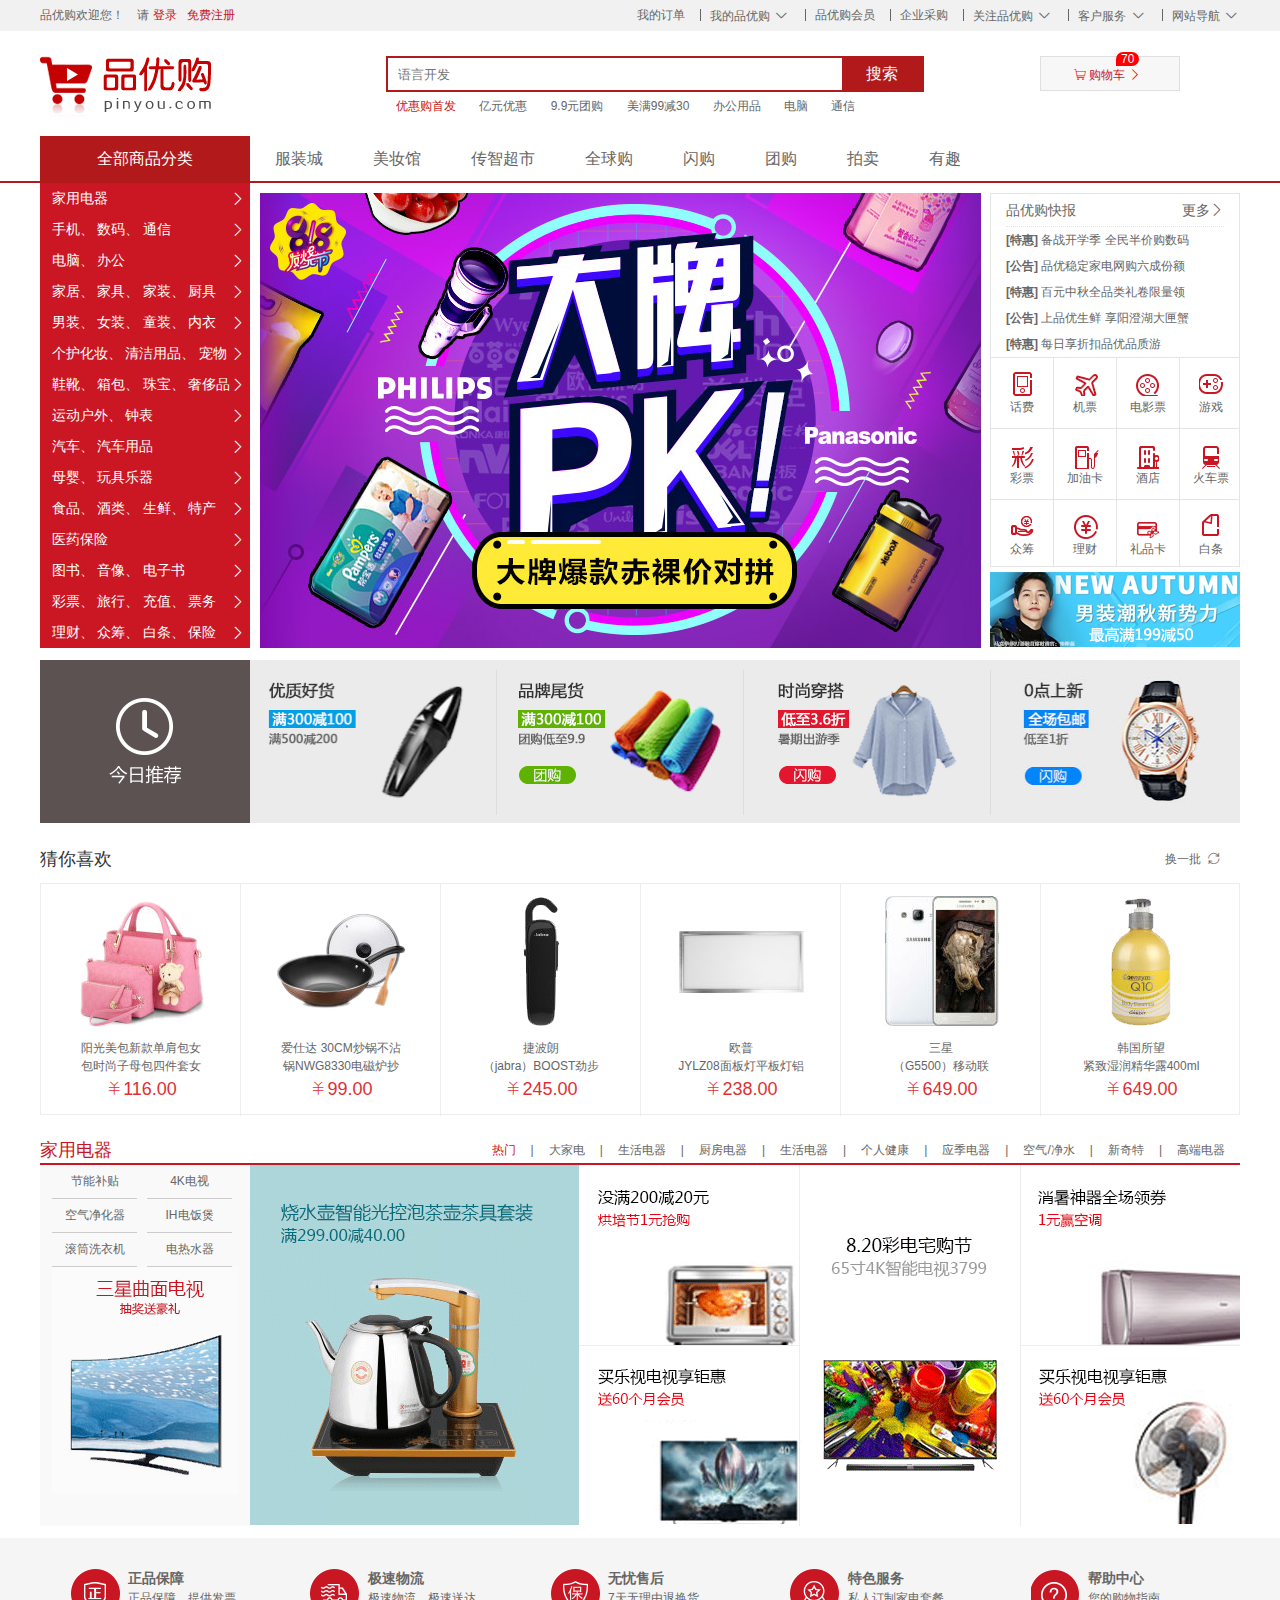
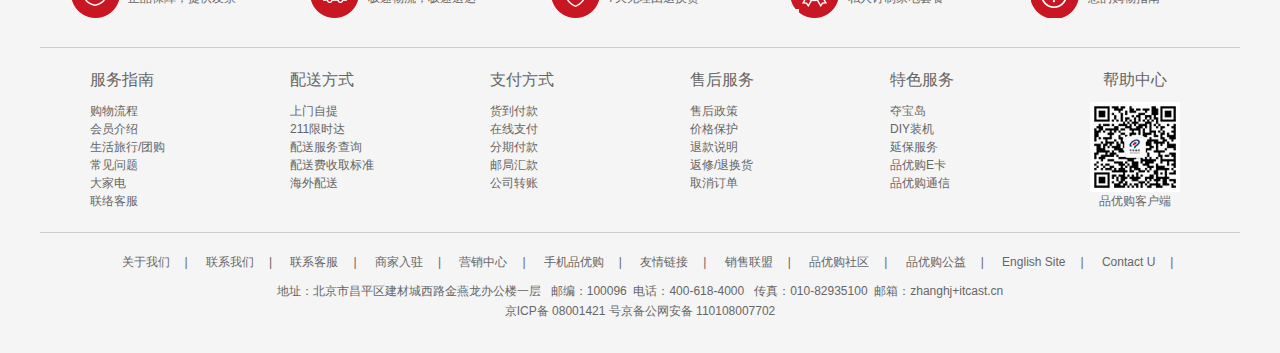
<file: index.html>
<!doctype html>
<html lang="en">
<head>
    <meta charset="UTF-8">
    <meta name="viewport"
          content="width=device-width, user-scalable=no, initial-scale=1.0, maximum-scale=1.0, minimum-scale=1.0">
    <meta http-equiv="X-UA-Compatible" content="ie=edge">

    <title>品优购商城-综合网购首选-正品低价、品质保障、配送及时、轻松购物！</title>
    <!--网站说明-->
    <meta name="descrition" content="品优购商城-专业的网站购物商城，销售家电、
    数码通讯、电脑、家居百货、服装服饰、母婴、图书、食品等数万个品牌优质商品。
    便捷、诚信的服务，为您提供愉悦的网上购物体验！"/>
    <!--关键字-->
    <meta name="keywords" content="网上购物，网上商城，手机，笔记本，电脑，
    MP3,CD,VOC,相机，数码，配件，手表，存储卡，京东"/>
    <!--引入初始化样式文件-->
    <link rel="stylesheet" href="css/base.css">
    <!--引入公共的样式文件-->
    <link rel="stylesheet" href="css/common.css">
    <!--引入index.css样式-->
    <link rel="stylesheet" href="css/index.css">
    <!--引入favicon图标-->
    <link rel="shortcut icon" href="favicon.ico" >
</head>
<!--字体引入-->
<link rel="stylesheet" href="fonts/iconfont.css">
<body>
<!--第一部分快捷导航栏-->
<section class="shortcut">
    <div class="w">
        <div class="fl">
            <ul>
                <li>品优购欢迎您！&nbsp;&nbsp;&nbsp;&nbsp;请&nbsp;</li>
                <li>
                    <a href="#" class="style_red">登录&nbsp;&nbsp;</a>
                    <a href="register.html" class="style_red">免费注册</a>
                </li>
            </ul>
        </div>
        <div class="fr">
            <ul>
                <li>我的订单</li>
                <li></li>
                <li class="arrow-icon">我的品优购&nbsp;</li>
                <li></li>
                <li>品优购会员</li>
                <li></li>
                <li>企业采购</li>
                <li></li>
                <li class="arrow-icon">关注品优购&nbsp;</li>
                <li></li>
                <li class="arrow-icon">客户服务&nbsp;</li>
                <li></li>
                <li class="arrow-icon">网站导航&nbsp;</li>
            </ul>
        </div>
    </div>
</section>
<!--第二部分header头部-->
<header class="header w">
    <div class="logo">
        <h1>
            <a href="index.html" title="品优购商城">品优购商城</a>
        </h1>
    </div>
    <div class="search">
        <input type="search" name="" id="" placeholder="语言开发">
        <button>搜索</button>
    </div>
    <div class="hotwords">
        <ul>
            <li>
                <a href="#" class="style_red">优惠购首发</a>
                <a href="#">亿元优惠</a>
                <a href="#">9.9元团购</a>
                <a href="#">美满99减30</a>
                <a href="#">办公用品</a>
                <a href="#">电脑</a>
                <a href="#">通信</a>
            </li>
        </ul>
    </div>
    <div class="shortcar style_red">
        购物车
        <span class="count">70</span>
    </div>
</header>
<!--第三部分nav-->
<nav class="nav">
    <div class="w">
        <div class="dropdown fl">
            <div class="dt">全部商品分类</div>
            <div class="dd">
                <ul>
                    <li><a href="#">家用电器</a></li>
                    <li>
                        <a href="list.html">手机、</a>
                        <a href="#">数码、</a>
                        <a href="#">通信</a>
                    </li>
                    <li>
                        <a href="#">电脑、</a>
                        <a href="#">办公</a>
                    </li>
                    <li>
                        <a href="#">家居、</a>
                        <a href="#">家具、</a>
                        <a href="#">家装、</a>
                        <a href="#">厨具</a>
                    </li>
                    <li>
                        <a href="#">男装、</a>
                        <a href="#">女装、</a>
                        <a href="#">童装、</a>
                        <a href="#">内衣</a>
                    </li>
                    <li>
                        <a href="#">个护化妆、</a>
                        <a href="#">清洁用品、</a>
                        <a href="#">宠物</a>
                    </li>
                    <li>
                        <a href="#">鞋靴、</a>
                        <a href="#">箱包、</a>
                        <a href="#">珠宝、</a>
                        <a href="#">奢侈品</a>
                    </li>
                    <li>
                        <a href="#">运动户外、</a>
                        <a href="#">钟表</a>
                    </li>
                    <li>
                        <a href="#">汽车、</a>
                        <a href="#">汽车用品</a>
                    </li>
                    <li>
                        <a href="#">母婴、</a>
                        <a href="#">玩具乐器</a>
                    </li>
                    <li>
                        <a href="#">食品、</a>
                        <a href="#">酒类、</a>
                        <a href="#">生鲜、</a>
                        <a href="#">特产</a>
                    </li>
                    <li>
                        <a href="#">医药保险</a>
                    </li>
                    <li>
                        <a href="#">图书、</a>
                        <a href="#">音像、</a>
                        <a href="#">电子书</a>
                    </li>
                    <li>
                        <a href="#">彩票、</a>
                        <a href="#">旅行、</a>
                        <a href="#">充值、</a>
                        <a href="#">票务</a>
                    </li>
                    <li>
                        <a href="#">理财、</a>
                        <a href="#">众筹、</a>
                        <a href="#">白条、</a>
                        <a href="#">保险</a>
                    </li>
                </ul>
            </div>
        </div>
        <div class="navitems fl">
            <ul>
                <li><a href="#">服装城</a></li>
                <li><a href="#">美妆馆</a></li>
                <li><a href="#">传智超市</a></li>
                <li><a href="#">全球购</a></li>
                <li><a href="#">闪购</a></li>
                <li><a href="#">团购</a></li>
                <li><a href="#">拍卖</a></li>
                <li><a href="#">有趣</a></li>
            </ul>
        </div>
    </div>
</nav>
<!--第五部分首页-->
<div class="w">
    <div class="main">
        <div class="focus">
            <ul>
                <li>
                    <img src="upload/focus1.png" alt="">
                </li>
            </ul>
        </div>
        <div class="newsflash">
            <div class="news">
                <div class="news-hd">
                    <span>品优购快报</span>
                    <a href="#" class="more">更多</a>
                </div>
                <div class="news-bd">
                    <ul>
                        <li><a href="#"><strong>[特惠]</strong> 备战开学季 全民半价购数码</a></li>
                        <li><a href="#"><strong>[公告]</strong> 品优稳定家电网购六成份额</a></li>
                        <li><a href="#"><strong>[特惠]</strong> 百元中秋全品类礼卷限量领</a></li>
                        <li><a href="#"><strong>[公告]</strong> 上品优生鲜 享阳澄湖大匣蟹</a></li>
                        <li><a href="#"><strong>[特惠]</strong> 每日享折扣品优品质游</a></li>
                    </ul>
                </div>
            </div>
            <div class="lifeservice">
                <ul>
                    <li>
                        <a href="#"><span></span><p>话费</p></a>
                    </li>
                    <li>
                        <a href="#"><span></span><p>机票</p></a>
                    </li>
                    <li>
                        <a href="#"><span></span><p>电影票</p></a>
                    </li>
                    <li>
                        <a href="#"><span></span><p>游戏</p></a>
                    </li>
                    <li>
                        <a href="#"><span></span><p>彩票</p></a>
                    </li>
                    <li>
                        <a href="#"><span></span><p>加油卡</p></a>
                    </li>
                    <li>
                        <a href="#"><span></span><p>酒店</p></a>
                    </li>
                    <li>
                        <a href="#"><span></span><p>火车票</p></a>
                    </li>
                    <li>
                        <a href="#"><span></span><p>众筹</p></a>
                    </li>
                    <li>
                        <a href="#"><span></span><p>理财</p></a>
                    </li>
                    <li>
                        <a href="#"><span></span><p>礼品卡</p></a>
                    </li>
                    <li>
                        <a href="#"><span></span><p>白条</p></a>
                    </li>
                </ul>
            </div>
            <div class="bargain">
                <img src="upload/bargain.png" alt="">
            </div>
        </div>
    </div>
</div>
<!--第六部分今日推荐-->
<div class=" recom w">
    <div class="recom_hd">
        <img src="images/recom.png" alt="">
    </div>
    <div class="recom_bd">
        <ul>
            <li><a href="#"><img src="upload/recom_01.png" alt=""></a></li>
            <li><a href="#"><img src="upload/recom_02.png" alt=""></a></li>
            <li><a href="#"><img src="upload/recom_03.png" alt=""></a></li>
            <li><a href="#"><img src="upload/recom_04.jpg" alt=""></a></li>
        </ul>
    </div>
</div>
<!--第七部分猜你喜欢-->
<div class="goods w">
    <div class="goods_hd">
       <p>猜你喜欢</p>
        <a href="#">换一批&nbsp;&nbsp;</a>
    </div>
    <div class="goods_bd">
        <ul>
            <li>
                <span>
                    <a href="#"><img src="upload/goods_01.png" alt=""></a>
                </span>
                <div>
                    <p>阳光美包新款单肩包女<br>包时尚子母包四件套女<br></p>
                    <i>116.00</i>
                </div>
            </li>
            <li>
                <span>
                    <a href="#"><img src="upload/goods_02.png" alt=""></a>
                </span>
                <div>
                    <p>爱仕达 30CM炒锅不沾<br>锅NWG8330电磁炉抄<br></p>
                    <i>99.00</i>
                </div>
            </li>
            <li>
                <span>
                    <a href="#"><img src="upload/goods_03.png" alt=""></a>
                </span>
                <div>
                    <p>捷波朗<br>（jabra）BOOST劲步<br></p>
                    <i>245.00</i>
                </div>
            </li>
            <li>
                <span>
                    <a href="#"><img src="upload/goods_04.png" alt=""></a>
                </span>
                <div>
                    <p>欧普<br>JYLZ08面板灯平板灯铝<br></p>
                    <i>238.00</i>
                </div>
            </li>
            <li>
                <span>
                    <a href="#"><img src="upload/goods_05.png" alt=""></a>
                </span>
                <div>
                    <p>三星<br>（G5500）移动联<br></p>
                    <i>649.00</i>
                </div>
            </li>
            <li>
                <span>
                    <a href="#"><img src="upload/goods_06.png" alt=""></a>
                </span>
                <div>
                    <p>韩国所望<br>紧致湿润精华露400ml<br></p>
                    <i>649.00</i>
                </div>
            </li>
        </ul>
    </div>
</div>
<!--第八部分楼层区floor-->
<div class="floor">
    <!--一楼家用电器-->
    <div class="jiadian w">
        <div class="box_hd">
            <h3>家用电器</h3>
            <div class="tab_list">
                <ul>
                    <li><a href="#" class="style_red">热门</a>|</li>
                    <li><a href="#">大家电</a>|</li>
                    <li><a href="#">生活电器</a>|</li>
                    <li><a href="#">厨房电器</a>|</li>
                    <li><a href="#">生活电器</a>|</li>
                    <li><a href="#">个人健康</a>|</li>
                    <li><a href="#">应季电器</a>|</li>
                    <li><a href="#">空气/净水</a>|</li>
                    <li><a href="#">新奇特</a>|</li>
                    <li><a href="#">高端电器</a></li>
                </ul>
            </div>
        </div>
        <div class="box_bd">
            <div class="tab_content">
                <div class="tab_list_item">
                    <div class="col_210">
                        <ul>
                            <li><a href="#">节能补贴</a></li>
                            <li><a href="#">4K电视</a></li>
                            <li><a href="#">空气净化器</a></li>
                            <li><a href="#">IH电饭煲</a></li>
                            <li><a href="#">滚筒洗衣机</a></li>
                            <li><a href="#">电热水器</a></li>
                        </ul>
                        <a href="#"><img src="upload/floor-1-1.png" alt=""></a>
                    </div>
                    <div class="col_329">
                        <a href="#"><img src="upload/floor-1-b01.png" alt=""></a>
                    </div>
                    <div class="col_221">
                        <a href="#" class="bb"><img src="upload/floor-1-2.png" alt=""></a>
                        <a href="#"><img src="upload/floor-1-3.png" alt=""></a>
                    </div>
                    <div class="col_221">
                        <a href="#"><img src="upload/floor-1-4.png" alt=""></a>
                    </div>
                    <div class="col_219">
                        <a href="#" class="bb"><img src="upload/floor-1-5.png" alt=""></a>
                        <a href="#"><img src="upload/floor-1-6.png" alt=""></a>
                    </div>
                </div>
            </div>
        </div>

    </div>
</div>

<!--第四部底部模块-->
<div class="footer">
    <div class="w">
        <div class="mod_service">
            <ul>
                <li>
                    <span class="span1"></span>
                    <div>
                        <h4>正品保障</h4>
                        <p>正品保障，提供发票</p>
                    </div>
                </li>
                <li>
                    <span class="span2"></span>
                    <div>
                        <h4>极速物流</h4>
                        <p>极速物流，极速送达</p>
                    </div>
                </li>
                <li>
                    <span class="span3"></span>
                    <div>
                        <h4>无忧售后</h4>
                        <p>7天无理由退换货</p>
                    </div>
                </li>
                <li>
                    <span class="span4"></span>
                    <div>
                        <h4>特色服务</h4>
                        <p>私人订制家电套餐</p>
                    </div>
                </li>
                <li>
                    <span class="span5"></span>
                    <div>
                        <h4>帮助中心</h4>
                        <p>您的购物指南</p>
                    </div>
                </li>
            </ul>
        </div>
    </div>
    <div class="mod_help w">
        <dl>
            <dt>服务指南</dt>
            <dd><a href="#">购物流程</a></dd>
            <dd><a href="#">会员介绍</a></dd>
            <dd><a href="#">生活旅行/团购</a></dd>
            <dd><a href="#">常见问题</a></dd>
            <dd><a href="#">大家电</a></dd>
            <dd><a href="#">联络客服</a></dd>
        </dl>
        <dl>
            <dt>配送方式</dt>
            <dd><a href="#">上门自提</a></dd>
            <dd><a href="#">211限时达</a></dd>
            <dd><a href="#">配送服务查询</a></dd>
            <dd><a href="#">配送费收取标准</a></dd>
            <dd><a href="#">海外配送</a></dd>
        </dl>
        <dl>
            <dt>支付方式</dt>
            <dd><a href="#">货到付款</a></dd>
            <dd><a href="#">在线支付</a></dd>
            <dd><a href="#">分期付款</a></dd>
            <dd><a href="#">邮局汇款</a></dd>
            <dd><a href="#">公司转账</a></dd>
        </dl>
        <dl>
            <dt>售后服务</dt>
            <dd><a href="#">售后政策</a></dd>
            <dd><a href="#">价格保护</a></dd>
            <dd><a href="#">退款说明</a></dd>
            <dd><a href="#">返修/退换货</a></dd>
            <dd><a href="#">取消订单</a></dd>
        </dl>
        <dl>
            <dt>特色服务</dt>
            <dd><a href="#">夺宝岛</a></dd>
            <dd><a href="#">DIY装机</a></dd>
            <dd><a href="#">延保服务</a></dd>
            <dd><a href="#">品优购E卡</a></dd>
            <dd><a href="#">品优购通信</a></dd>
        </dl>
        <dl>
            <dt>帮助中心</dt>
            <dd>
                <img src="images/wx_cz.jpg" alt=>
                品优购客户端
            </dd>
        </dl>
    </div>
    <div class="mod_copyright">
        <div class="links">
            <a href="#">关于我们</a>|
            <a href="#">联系我们</a>|
            <a href="#">联系客服</a>|
            <a href="#">商家入驻</a>|
            <a href="#">营销中心</a>|
            <a href="#">手机品优购</a>|
            <a href="#">友情链接</a>|
            <a href="#">销售联盟</a>|
            <a href="#">品优购社区</a>|
            <a href="#">品优购公益</a>|
            <a href="#">English Site</a>|
            <a href="#">Contact U</a>|
        </div>
        <div class="copyight">
            地址：北京市昌平区建材城西路金燕龙办公楼一层&nbsp;&nbsp;
            邮编：100096&nbsp;&nbsp;电话：400-618-4000&nbsp;&nbsp;
            传真：010-82935100&nbsp;&nbsp;邮箱：zhanghj+itcast.cn<br>
            京ICP备 08001421 号京备公网安备 110108007702
        </div>
    </div>
</div>
</body>
</html>
</file>
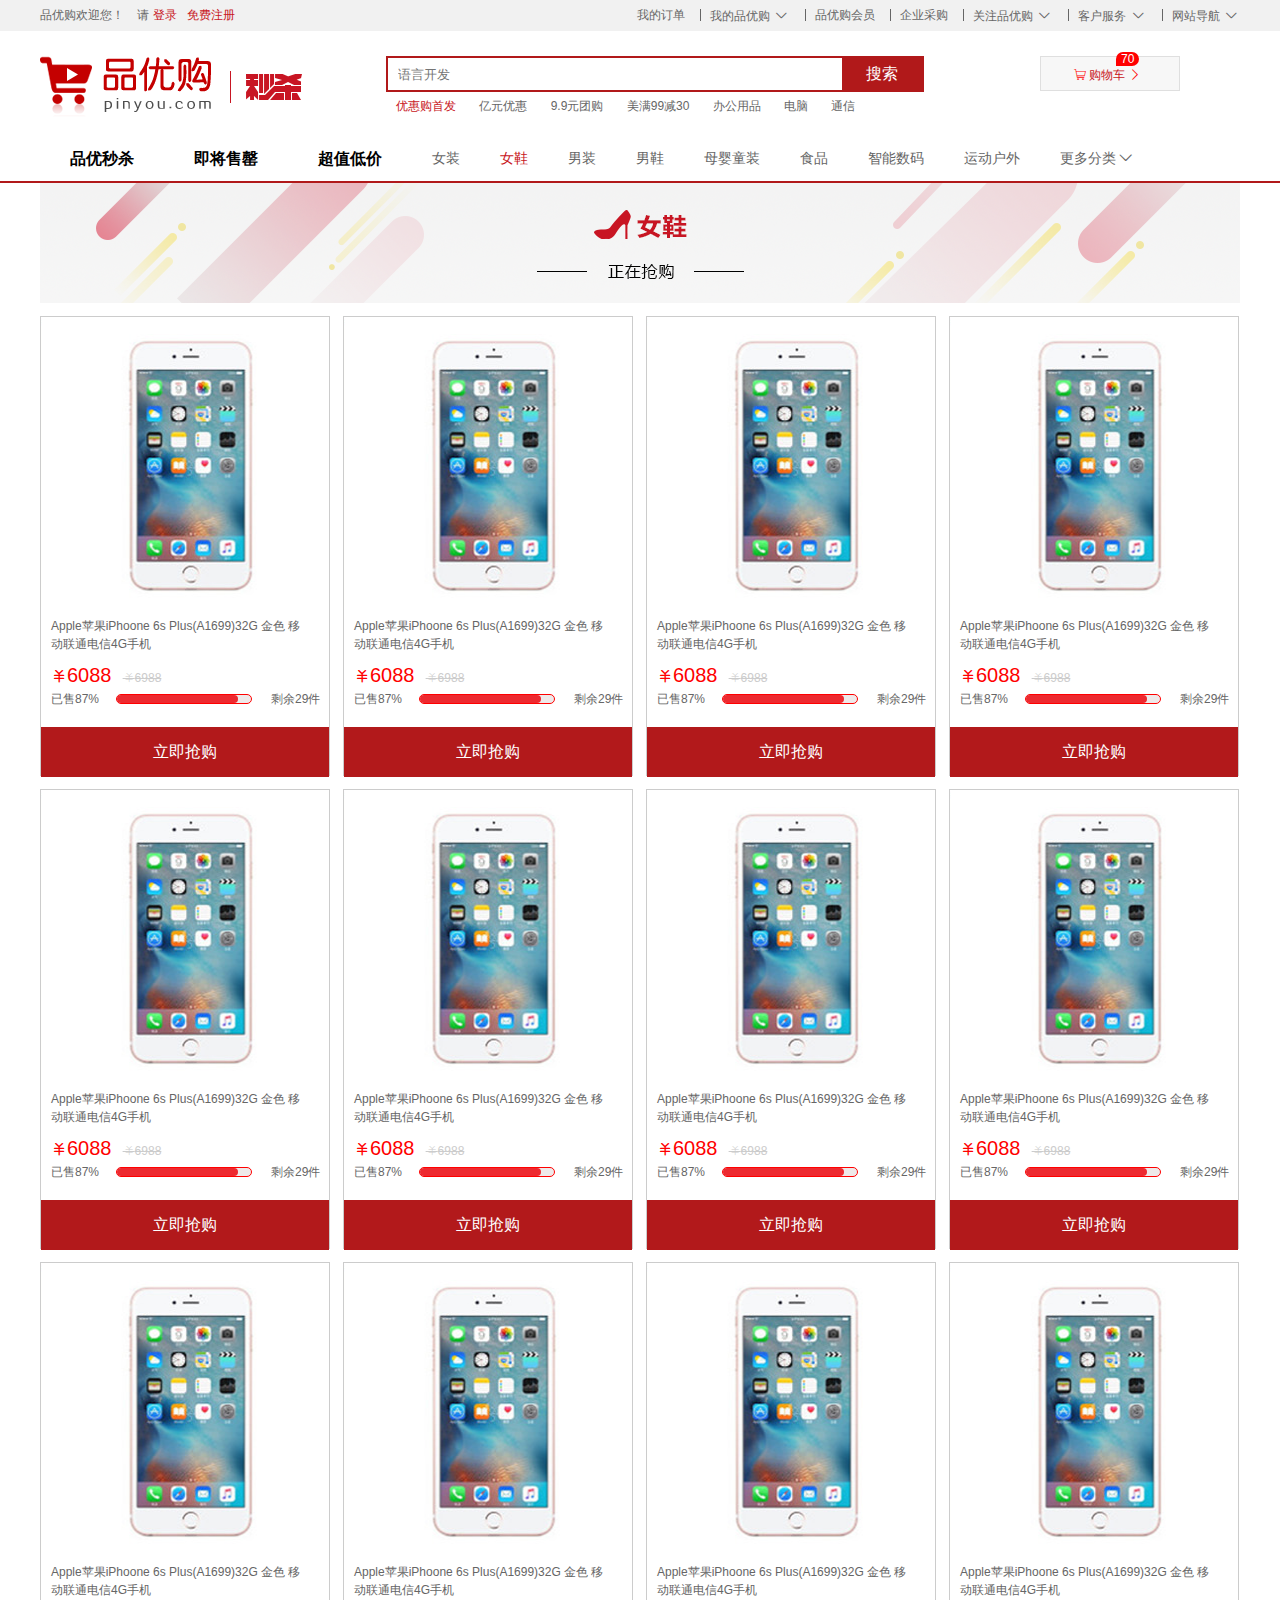
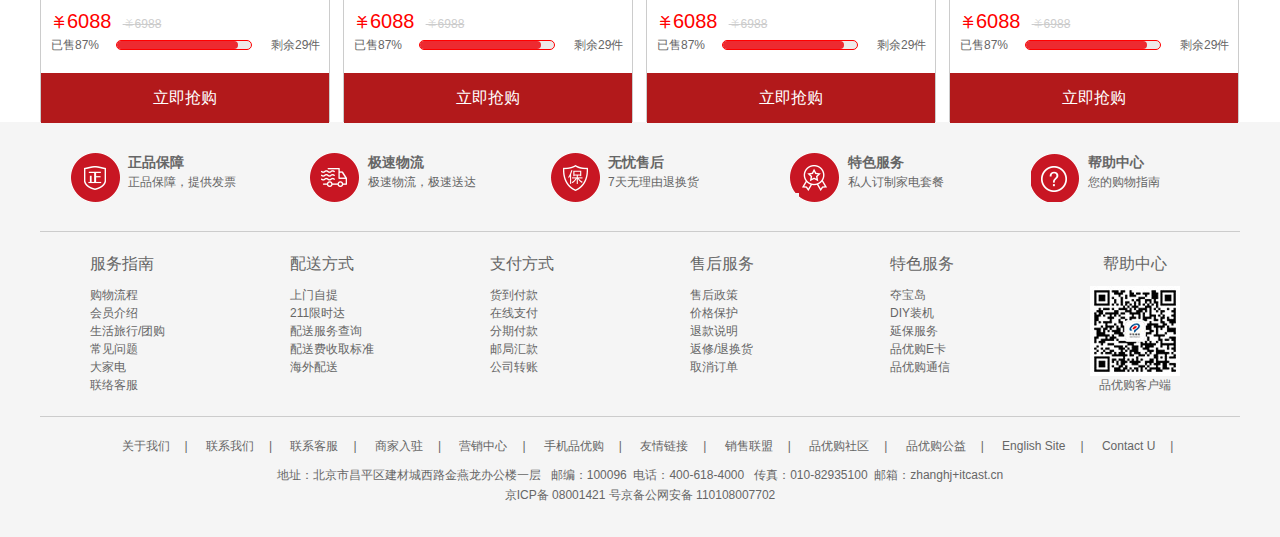
<file: list.html>
<!doctype html>
<html lang="en">
<head>
    <meta charset="UTF-8">
    <meta name="viewport"
          content="width=device-width, user-scalable=no, initial-scale=1.0, maximum-scale=1.0, minimum-scale=1.0">
    <meta http-equiv="X-UA-Compatible" content="ie=edge">

    <title>列表页-综合网购首选-正品低价、品质保障、配送及时、轻松购物！</title>
    <!--网站说明-->
    <meta name="descrition" content="品优购商城-专业的网站购物商城，销售家电、
    数码通讯、电脑、家居百货、服装服饰、母婴、图书、食品等数万个品牌优质商品。
    便捷、诚信的服务，为您提供愉悦的网上购物体验！"/>
    <!--关键字-->
    <meta name="keywords" content="网上购物，网上商城，手机，笔记本，电脑，
    MP3,CD,VOC,相机，数码，配件，手表，存储卡，京东"/>
    <!--引入favicon图标-->
    <link rel="shortcut icon" href="favicon.ico" >
    <!--引入初始化样式文件-->
    <link rel="stylesheet" href="css/base.css">
    <!--引入公共的样式文件-->
    <link rel="stylesheet" href="css/common.css">
    <!--引入list.css-->
    <link rel="stylesheet" href="css/list.css">
</head>
<body>
<!--第一部分快捷导航栏-->
<section class="shortcut">
    <div class="w">
        <div class="fl">
            <ul>
                <li>品优购欢迎您！&nbsp;&nbsp;&nbsp;&nbsp;请&nbsp;</li>
                <li>
                    <a href="#" class="style_red">登录&nbsp;&nbsp;</a>
                    <a href="#" class="style_red">免费注册</a>
                </li>
            </ul>
        </div>
        <div class="fr">
            <ul>
                <li>我的订单</li>
                <li></li>
                <li class="arrow-icon">我的品优购&nbsp;</li>
                <li></li>
                <li>品优购会员</li>
                <li></li>
                <li>企业采购</li>
                <li></li>
                <li class="arrow-icon">关注品优购&nbsp;</li>
                <li></li>
                <li class="arrow-icon">客户服务&nbsp;</li>
                <li></li>
                <li class="arrow-icon">网站导航&nbsp;</li>
            </ul>
        </div>
    </div>
</section>
<!--第二部分header头部-->
<header class="header w">
    <div class="logo">
        <h1>
            <a href="index.html" title="品优购商城">品优购商城</a>
        </h1>
    </div>
    <!--列表页秒杀-->
    <div class="sk">
        <img src="images/sk.png" alt="">
    </div>
    <div class="search">
        <input type="search" name="" id="" placeholder="语言开发">
        <button>搜索</button>
    </div>
    <div class="hotwords">
        <ul>
            <li>
                <a href="#" class="style_red">优惠购首发</a>
                <a href="#">亿元优惠</a>
                <a href="#">9.9元团购</a>
                <a href="#">美满99减30</a>
                <a href="#">办公用品</a>
                <a href="#">电脑</a>
                <a href="#">通信</a>
            </li>
        </ul>
    </div>
    <div class="shortcar style_red">
        购物车
        <span class="count">70</span>
    </div>
</header>
<!--第三部分nav-->
<nav class="nav">
    <div class="w">
        <div class="sk_list fl">
            <ul>
                <li><a href="#">品优秒杀</a></li>
                <li><a href="#">即将售罄</a></li>
                <li><a href="#">超值低价</a></li>
            </ul>
        </div>
        <div class="sk_con fl">
            <ul>
                <li><a href="#">女装</a></li>
                <li><a href="#" class="style_red">女鞋</a></li>
                <li><a href="#">男装</a></li>
                <li><a href="#">男鞋</a></li>
                <li><a href="#">母婴童装</a></li>
                <li><a href="#">食品</a></li>
                <li><a href="#">智能数码</a></li>
                <li><a href="#">运动户外</a></li>
                <li><a href="#">更多分类</a></li>
            </ul>
        </div>
    </div>
</nav>
<!--第五部分列表主体-->
<div class="sk_container w">
    <div class="sk_hd">
        <img src="upload/bg_03.png" alt="">
    </div>
    <div class="sk_bd">
        <ul class="clearfix">
            <li>
                <div class="img1">
                    <img src="upload/sk_bd.png" alt="">
                </div>
                <div class="img2">
                    <a href="#">Apple苹果iPhoone 6s Plus(A1699)32G 金色 移动联通电信4G手机</a>
                    <p>6088 &nbsp;<del class="del">6988</del></p>
                    <span>
                        已售87%
                        <span class="span1">
                            <span class="span2">

                            </span>
                        </span>
                        <i>剩余29件</i>
                    </span>
                </div>
                <div class="box3">
                    立即抢购
                </div>
            </li>
            <li>
                <div class="img1">
                    <img src="upload/sk_bd.png" alt="">
                </div>
                <div class="img2">
                    <a href="#">Apple苹果iPhoone 6s Plus(A1699)32G 金色 移动联通电信4G手机</a>
                    <p>6088 &nbsp;<del class="del">6988</del></p>
                    <span>
                        已售87%
                        <span class="span1">
                            <span class="span2">

                            </span>
                        </span>
                        <i>剩余29件</i>
                    </span>
                </div>
                <div class="box3">
                    立即抢购
                </div>
            </li>
            <li>
                <div class="img1">
                    <img src="upload/sk_bd.png" alt="">
                </div>
                <div class="img2">
                    <a href="#">Apple苹果iPhoone 6s Plus(A1699)32G 金色 移动联通电信4G手机</a>
                    <p>6088 &nbsp;<del class="del">6988</del></p>
                    <span>
                        已售87%
                        <span class="span1">
                            <span class="span2">

                            </span>
                        </span>
                        <i>剩余29件</i>
                    </span>
                </div>
                <div class="box3">
                    立即抢购
                </div>
            </li>
            <li>
                <div class="img1">
                    <img src="upload/sk_bd.png" alt="">
                </div>
                <div class="img2">
                    <a href="#">Apple苹果iPhoone 6s Plus(A1699)32G 金色 移动联通电信4G手机</a>
                    <p>6088 &nbsp;<del class="del">6988</del></p>
                    <span>
                        已售87%
                        <span class="span1">
                            <span class="span2">

                            </span>
                        </span>
                        <i>剩余29件</i>
                    </span>
                </div>
                <div class="box3">
                    立即抢购
                </div>
            </li>
            <li>
                <div class="img1">
                    <img src="upload/sk_bd.png" alt="">
                </div>
                <div class="img2">
                    <a href="#">Apple苹果iPhoone 6s Plus(A1699)32G 金色 移动联通电信4G手机</a>
                    <p>6088 &nbsp;<del class="del">6988</del></p>
                    <span>
                        已售87%
                        <span class="span1">
                            <span class="span2">

                            </span>
                        </span>
                        <i>剩余29件</i>
                    </span>
                </div>
                <div class="box3">
                    立即抢购
                </div>
            </li>
            <li>
                <div class="img1">
                    <img src="upload/sk_bd.png" alt="">
                </div>
                <div class="img2">
                    <a href="#">Apple苹果iPhoone 6s Plus(A1699)32G 金色 移动联通电信4G手机</a>
                    <p>6088 &nbsp;<del class="del">6988</del></p>
                    <span>
                        已售87%
                        <span class="span1">
                            <span class="span2">

                            </span>
                        </span>
                        <i>剩余29件</i>
                    </span>
                </div>
                <div class="box3">
                    立即抢购
                </div>
            </li>
            <li>
                <div class="img1">
                    <img src="upload/sk_bd.png" alt="">
                </div>
                <div class="img2">
                    <a href="#">Apple苹果iPhoone 6s Plus(A1699)32G 金色 移动联通电信4G手机</a>
                    <p>6088 &nbsp;<del class="del">6988</del></p>
                    <span>
                        已售87%
                        <span class="span1">
                            <span class="span2">

                            </span>
                        </span>
                        <i>剩余29件</i>
                    </span>
                </div>
                <div class="box3">
                    立即抢购
                </div>
            </li>
            <li>
                <div class="img1">
                    <img src="upload/sk_bd.png" alt="">
                </div>
                <div class="img2">
                    <a href="#">Apple苹果iPhoone 6s Plus(A1699)32G 金色 移动联通电信4G手机</a>
                    <p>6088 &nbsp;<del class="del">6988</del></p>
                    <span>
                        已售87%
                        <span class="span1">
                            <span class="span2">

                            </span>
                        </span>
                        <i>剩余29件</i>
                    </span>
                </div>
                <div class="box3">
                    立即抢购
                </div>
            </li>
            <li>
                <div class="img1">
                    <img src="upload/sk_bd.png" alt="">
                </div>
                <div class="img2">
                    <a href="#">Apple苹果iPhoone 6s Plus(A1699)32G 金色 移动联通电信4G手机</a>
                    <p>6088 &nbsp;<del class="del">6988</del></p>
                    <span>
                        已售87%
                        <span class="span1">
                            <span class="span2">

                            </span>
                        </span>
                        <i>剩余29件</i>
                    </span>
                </div>
                <div class="box3">
                    立即抢购
                </div>
            </li>
            <li>
                <div class="img1">
                    <img src="upload/sk_bd.png" alt="">
                </div>
                <div class="img2">
                    <a href="#">Apple苹果iPhoone 6s Plus(A1699)32G 金色 移动联通电信4G手机</a>
                    <p>6088 &nbsp;<del class="del">6988</del></p>
                    <span>
                        已售87%
                        <span class="span1">
                            <span class="span2">

                            </span>
                        </span>
                        <i>剩余29件</i>
                    </span>
                </div>
                <div class="box3">
                    立即抢购
                </div>
            </li>
            <li>
                <div class="img1">
                    <img src="upload/sk_bd.png" alt="">
                </div>
                <div class="img2">
                    <a href="#">Apple苹果iPhoone 6s Plus(A1699)32G 金色 移动联通电信4G手机</a>
                    <p>6088 &nbsp;<del class="del">6988</del></p>
                    <span>
                        已售87%
                        <span class="span1">
                            <span class="span2">

                            </span>
                        </span>
                        <i>剩余29件</i>
                    </span>
                </div>
                <div class="box3">
                    立即抢购
                </div>
            </li>
            <li>
                <div class="img1">
                    <img src="upload/sk_bd.png" alt="">
                </div>
                <div class="img2">
                    <a href="#">Apple苹果iPhoone 6s Plus(A1699)32G 金色 移动联通电信4G手机</a>
                    <p>6088 &nbsp;<del class="del">6988</del></p>
                    <span>
                        已售87%
                        <span class="span1">
                            <span class="span2">

                            </span>
                        </span>
                        <i>剩余29件</i>
                    </span>
                </div>
                <div class="box3">
                    立即抢购
                </div>
            </li>
        </ul>
    </div>
</div>



<!--第四部底部模块-->
<div class="footer">
    <div class="w">
        <div class="mod_service">
            <ul>
                <li>
                    <span class="span1"></span>
                    <div>
                        <h4>正品保障</h4>
                        <p>正品保障，提供发票</p>
                    </div>
                </li>
                <li>
                    <span class="span2"></span>
                    <div>
                        <h4>极速物流</h4>
                        <p>极速物流，极速送达</p>
                    </div>
                </li>
                <li>
                    <span class="span3"></span>
                    <div>
                        <h4>无忧售后</h4>
                        <p>7天无理由退换货</p>
                    </div>
                </li>
                <li>
                    <span class="span4"></span>
                    <div>
                        <h4>特色服务</h4>
                        <p>私人订制家电套餐</p>
                    </div>
                </li>
                <li>
                    <span class="span5"></span>
                    <div>
                        <h4>帮助中心</h4>
                        <p>您的购物指南</p>
                    </div>
                </li>
            </ul>
        </div>
    </div>
    <div class="mod_help w">
        <dl>
            <dt>服务指南</dt>
            <dd><a href="#">购物流程</a></dd>
            <dd><a href="#">会员介绍</a></dd>
            <dd><a href="#">生活旅行/团购</a></dd>
            <dd><a href="#">常见问题</a></dd>
            <dd><a href="#">大家电</a></dd>
            <dd><a href="#">联络客服</a></dd>
        </dl>
        <dl>
            <dt>配送方式</dt>
            <dd><a href="#">上门自提</a></dd>
            <dd><a href="#">211限时达</a></dd>
            <dd><a href="#">配送服务查询</a></dd>
            <dd><a href="#">配送费收取标准</a></dd>
            <dd><a href="#">海外配送</a></dd>
        </dl>
        <dl>
            <dt>支付方式</dt>
            <dd><a href="#">货到付款</a></dd>
            <dd><a href="#">在线支付</a></dd>
            <dd><a href="#">分期付款</a></dd>
            <dd><a href="#">邮局汇款</a></dd>
            <dd><a href="#">公司转账</a></dd>
        </dl>
        <dl>
            <dt>售后服务</dt>
            <dd><a href="#">售后政策</a></dd>
            <dd><a href="#">价格保护</a></dd>
            <dd><a href="#">退款说明</a></dd>
            <dd><a href="#">返修/退换货</a></dd>
            <dd><a href="#">取消订单</a></dd>
        </dl>
        <dl>
            <dt>特色服务</dt>
            <dd><a href="#">夺宝岛</a></dd>
            <dd><a href="#">DIY装机</a></dd>
            <dd><a href="#">延保服务</a></dd>
            <dd><a href="#">品优购E卡</a></dd>
            <dd><a href="#">品优购通信</a></dd>
        </dl>
        <dl>
            <dt>帮助中心</dt>
            <dd>
                <img src="images/wx_cz.jpg" alt=>
                品优购客户端
            </dd>
        </dl>
    </div>
    <div class="mod_copyright">
        <div class="links">
            <a href="#">关于我们</a>|
            <a href="#">联系我们</a>|
            <a href="#">联系客服</a>|
            <a href="#">商家入驻</a>|
            <a href="#">营销中心</a>|
            <a href="#">手机品优购</a>|
            <a href="#">友情链接</a>|
            <a href="#">销售联盟</a>|
            <a href="#">品优购社区</a>|
            <a href="#">品优购公益</a>|
            <a href="#">English Site</a>|
            <a href="#">Contact U</a>|
        </div>
        <div class="copyight">
            地址：北京市昌平区建材城西路金燕龙办公楼一层&nbsp;&nbsp;
            邮编：100096&nbsp;&nbsp;电话：400-618-4000&nbsp;&nbsp;
            传真：010-82935100&nbsp;&nbsp;邮箱：zhanghj+itcast.cn<br>
            京ICP备 08001421 号京备公网安备 110108007702
        </div>
    </div>
</div>
</body>
</html>
</file>
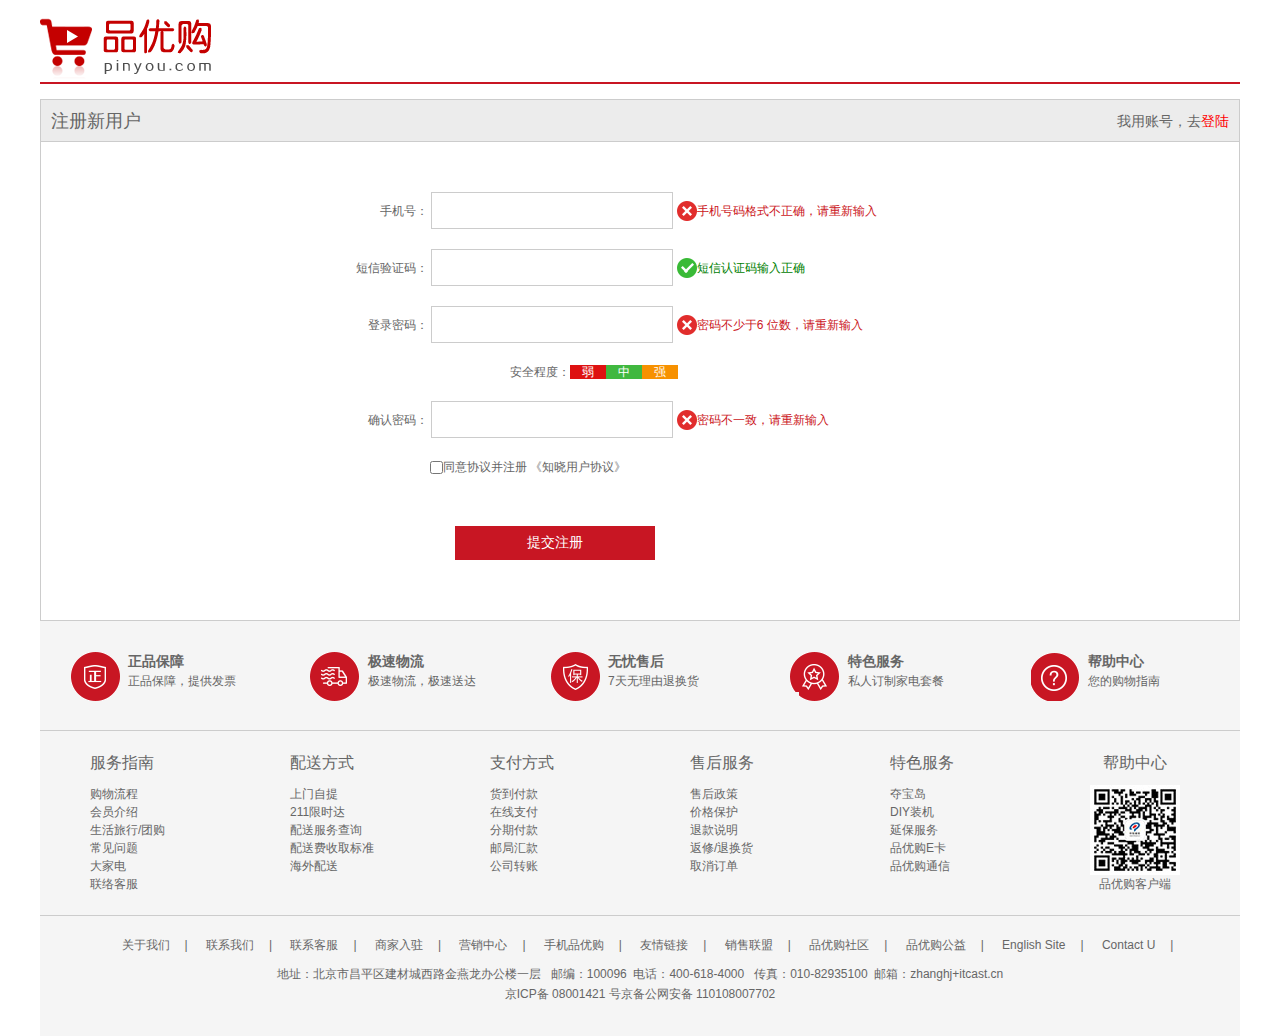
<file: register.html>
<!doctype html>
<html lang="en">
<head>
    <meta charset="UTF-8">
    <meta name="viewport"
          content="width=device-width, user-scalable=no, initial-scale=1.0, maximum-scale=1.0, minimum-scale=1.0">
    <meta http-equiv="X-UA-Compatible" content="ie=edge">
    <title>个人注册</title>
    <!--引入index.css样式-->
    <link rel="stylesheet" href="css/base.css">
    <!--引入favicon图标-->
    <link rel="shortcut icon" href="favicon.ico" >
    <!--引入注册页面register.css-->
    <link rel="stylesheet" href="css/register.css">
</head>
<body>
<div class="w">
    <header>
        <div class="logo">
            <a href="index.html"><img src="images/logo.png" alt=""></a>
        </div>
    </header>
    <div class="registerarea">
       <h3>注册新用户
           <div class="login">我用账号，去<a href="#">登陆</a></div>
       </h3>
        <div class="reg_form">
            <form action="">
                <ul>
                    <li>
                        <label for="">手机号：</label>
                        <input type="text" class="input">
                        <span class="error"><i class="error_icon"></i>手机号码格式不正确，请重新输入</span>
                    </li>
                    <li>
                        <label for="">短信验证码：</label>
                        <input type="number"class="input">
                        <span class="success"><i class="success_icon"></i>短信认证码输入正确</span>
                    </li>
                    <li>
                        <label for="">登录密码：</label>
                        <input type="password"class="input">
                        <span class="error"><i class="error_icon"></i>密码不少于6 位数，请重新输入</span>
                    </li>
                    <li class="safe">
                        安全程度：<em class="ruo">弱</em><em class="zhong">中</em><em class="qiang">强</em>
                    </li>
                    <li>
                        <label for="">确认密码：</label>
                        <input type="password"class="input">
                        <span class="error"><i class="error_icon"></i>密码不一致，请重新输入</span>
                    </li>
                    <li class="agree">
                        <input type="checkbox">同意协议并注册 <a href="#">《知晓用户协议》</a>
                    </li>
                    <li >
                        <input type="submit" value="提交注册"class="sub">
                    </li>
                </ul>
            </form>
        </div>
    </div>
    <footer>
        <!--第四部底部模块-->
        <div class="footer">
            <div class="w">
                <div class="mod_service">
                    <ul>
                        <li>
                            <span class="span1"></span>
                            <div>
                                <h4>正品保障</h4>
                                <p>正品保障，提供发票</p>
                            </div>
                        </li>
                        <li>
                            <span class="span2"></span>
                            <div>
                                <h4>极速物流</h4>
                                <p>极速物流，极速送达</p>
                            </div>
                        </li>
                        <li>
                            <span class="span3"></span>
                            <div>
                                <h4>无忧售后</h4>
                                <p>7天无理由退换货</p>
                            </div>
                        </li>
                        <li>
                            <span class="span4"></span>
                            <div>
                                <h4>特色服务</h4>
                                <p>私人订制家电套餐</p>
                            </div>
                        </li>
                        <li>
                            <span class="span5"></span>
                            <div>
                                <h4>帮助中心</h4>
                                <p>您的购物指南</p>
                            </div>
                        </li>
                    </ul>
                </div>
            </div>
            <div class="mod_help w">
                <dl>
                    <dt>服务指南</dt>
                    <dd><a href="#">购物流程</a></dd>
                    <dd><a href="#">会员介绍</a></dd>
                    <dd><a href="#">生活旅行/团购</a></dd>
                    <dd><a href="#">常见问题</a></dd>
                    <dd><a href="#">大家电</a></dd>
                    <dd><a href="#">联络客服</a></dd>
                </dl>
                <dl>
                    <dt>配送方式</dt>
                    <dd><a href="#">上门自提</a></dd>
                    <dd><a href="#">211限时达</a></dd>
                    <dd><a href="#">配送服务查询</a></dd>
                    <dd><a href="#">配送费收取标准</a></dd>
                    <dd><a href="#">海外配送</a></dd>
                </dl>
                <dl>
                    <dt>支付方式</dt>
                    <dd><a href="#">货到付款</a></dd>
                    <dd><a href="#">在线支付</a></dd>
                    <dd><a href="#">分期付款</a></dd>
                    <dd><a href="#">邮局汇款</a></dd>
                    <dd><a href="#">公司转账</a></dd>
                </dl>
                <dl>
                    <dt>售后服务</dt>
                    <dd><a href="#">售后政策</a></dd>
                    <dd><a href="#">价格保护</a></dd>
                    <dd><a href="#">退款说明</a></dd>
                    <dd><a href="#">返修/退换货</a></dd>
                    <dd><a href="#">取消订单</a></dd>
                </dl>
                <dl>
                    <dt>特色服务</dt>
                    <dd><a href="#">夺宝岛</a></dd>
                    <dd><a href="#">DIY装机</a></dd>
                    <dd><a href="#">延保服务</a></dd>
                    <dd><a href="#">品优购E卡</a></dd>
                    <dd><a href="#">品优购通信</a></dd>
                </dl>
                <dl>
                    <dt>帮助中心</dt>
                    <dd>
                        <img src="images/wx_cz.jpg" alt=>
                        品优购客户端
                    </dd>
                </dl>
            </div>
            <div class="mod_copyright">
                <div class="links">
                    <a href="#">关于我们</a>|
                    <a href="#">联系我们</a>|
                    <a href="#">联系客服</a>|
                    <a href="#">商家入驻</a>|
                    <a href="#">营销中心</a>|
                    <a href="#">手机品优购</a>|
                    <a href="#">友情链接</a>|
                    <a href="#">销售联盟</a>|
                    <a href="#">品优购社区</a>|
                    <a href="#">品优购公益</a>|
                    <a href="#">English Site</a>|
                    <a href="#">Contact U</a>|
                </div>
                <div class="copyight">
                    地址：北京市昌平区建材城西路金燕龙办公楼一层&nbsp;&nbsp;
                    邮编：100096&nbsp;&nbsp;电话：400-618-4000&nbsp;&nbsp;
                    传真：010-82935100&nbsp;&nbsp;邮箱：zhanghj+itcast.cn<br>
                    京ICP备 08001421 号京备公网安备 110108007702
                </div>
            </div>
        </div>
    </footer>

</div>
</body>
</html>
</file>
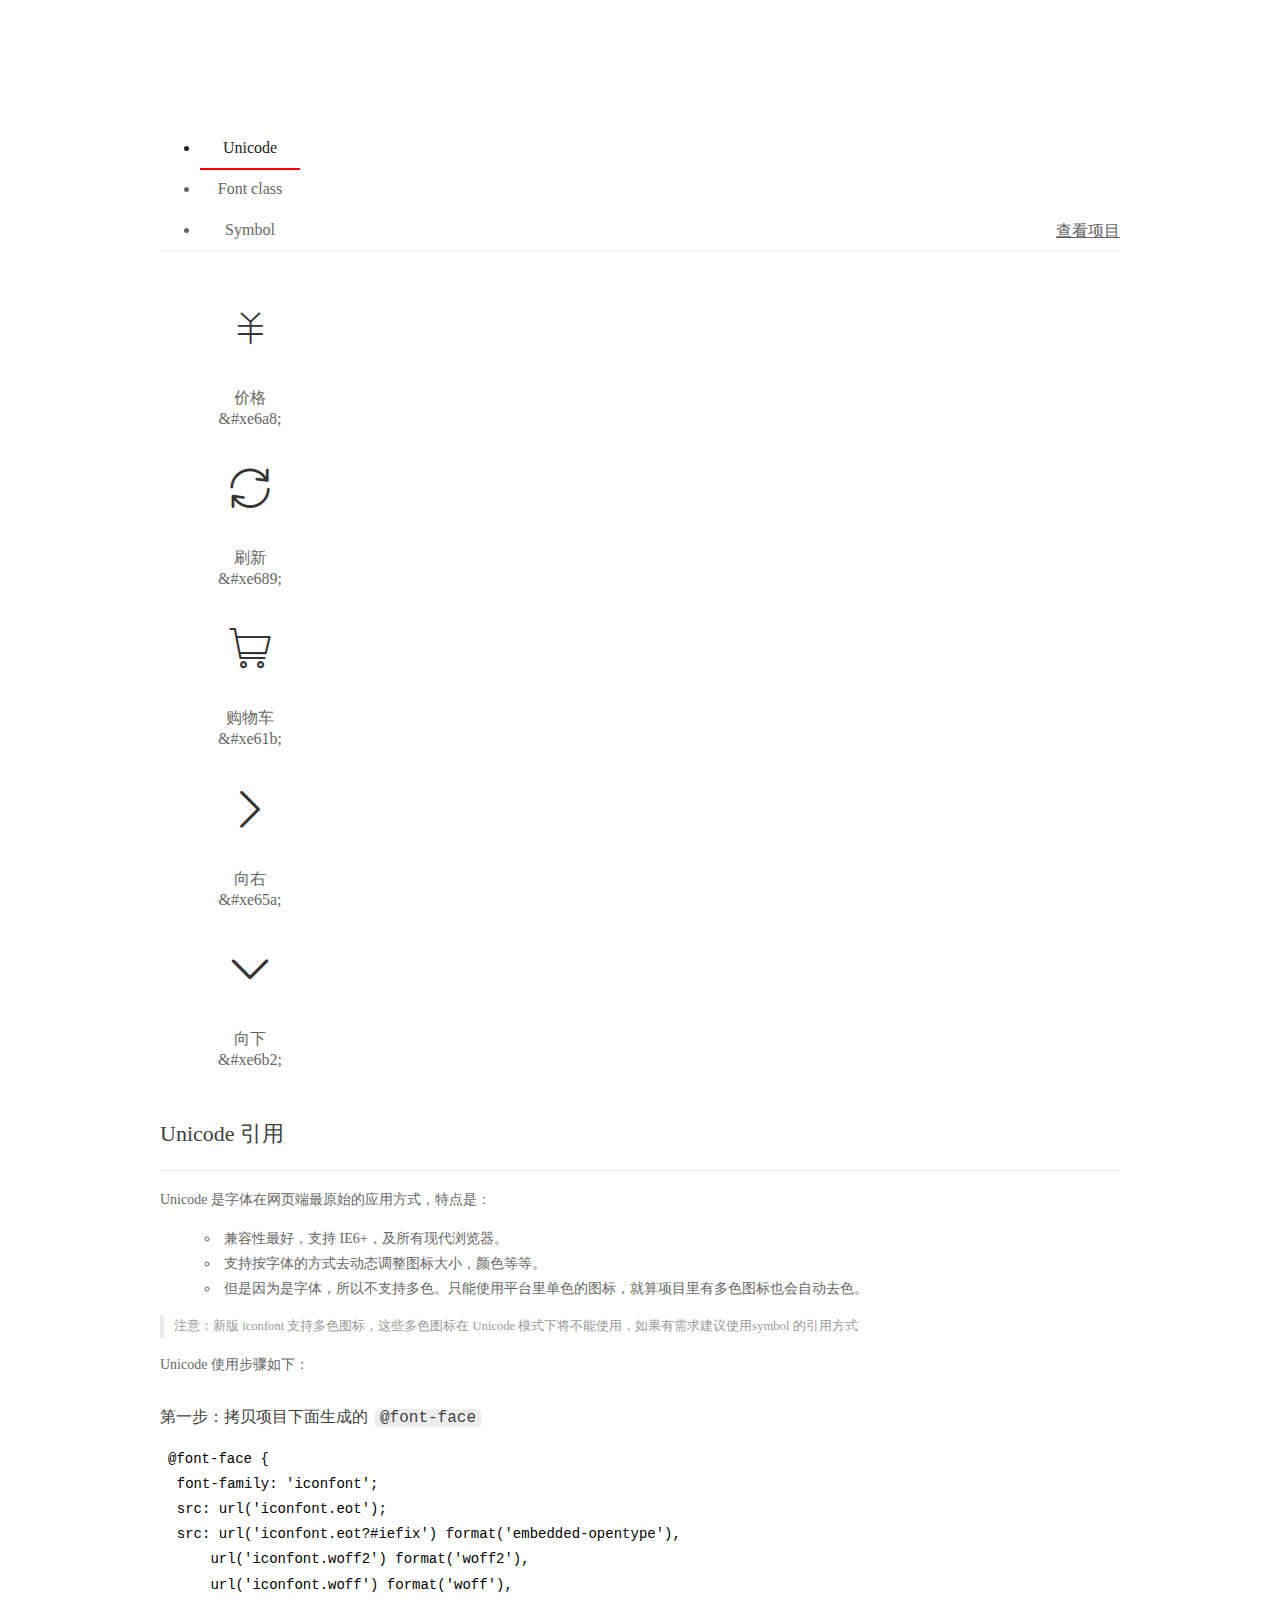
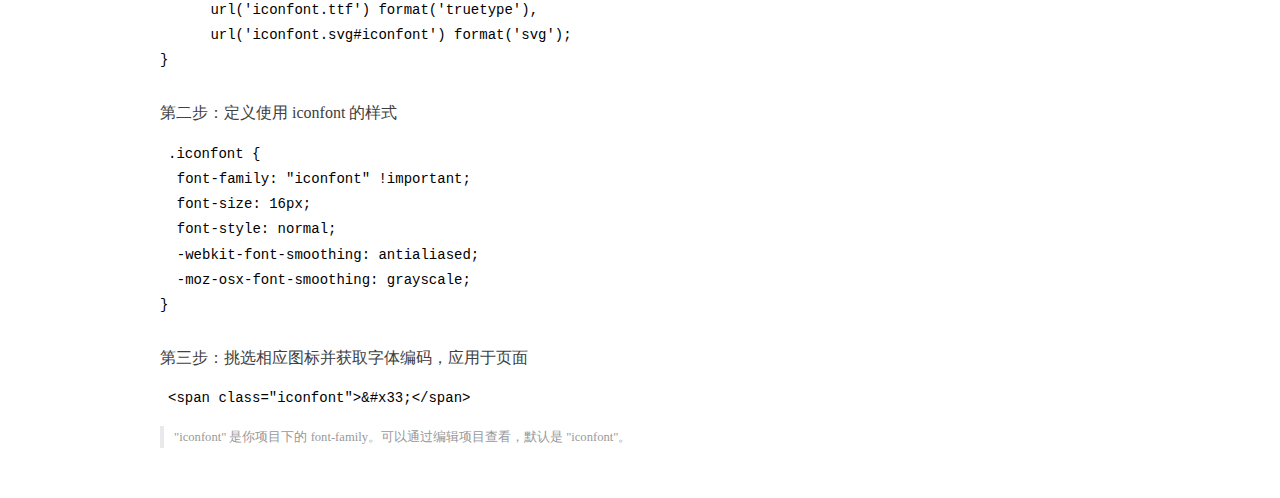
<file: fonts/demo_index.html>
<!DOCTYPE html>
<html>
<head>
  <meta charset="utf-8"/>
  <title>IconFont Demo</title>
  <link rel="shortcut icon" href="https://gtms04.alicdn.com/tps/i4/TB1_oz6GVXXXXaFXpXXJDFnIXXX-64-64.ico" type="image/x-icon"/>
  <link rel="stylesheet" href="https://g.alicdn.com/thx/cube/1.3.2/cube.min.css">
  <link rel="stylesheet" href="demo.css">
  <link rel="stylesheet" href="iconfont.css">
  <script src="iconfont.js"></script>
  <!-- jQuery -->
  <script src="https://a1.alicdn.com/oss/uploads/2018/12/26/7bfddb60-08e8-11e9-9b04-53e73bb6408b.js"></script>
  <!-- 代码高亮 -->
  <script src="https://a1.alicdn.com/oss/uploads/2018/12/26/a3f714d0-08e6-11e9-8a15-ebf944d7534c.js"></script>
</head>
<body>
  <div class="main">
    <h1 class="logo"><a href="https://www.iconfont.cn/" title="iconfont 首页" target="_blank">&#xe86b;</a></h1>
    <div class="nav-tabs">
      <ul id="tabs" class="dib-box">
        <li class="dib active"><span>Unicode</span></li>
        <li class="dib"><span>Font class</span></li>
        <li class="dib"><span>Symbol</span></li>
      </ul>
      
      <a href="https://www.iconfont.cn/manage/index?manage_type=myprojects&projectId=1729673" target="_blank" class="nav-more">查看项目</a>
      
    </div>
    <div class="tab-container">
      <div class="content unicode" style="display: block;">
          <ul class="icon_lists dib-box">
          
            <li class="dib">
              <span class="icon iconfont">&#xe6a8;</span>
                <div class="name">价格</div>
                <div class="code-name">&amp;#xe6a8;</div>
              </li>
          
            <li class="dib">
              <span class="icon iconfont">&#xe689;</span>
                <div class="name">刷新</div>
                <div class="code-name">&amp;#xe689;</div>
              </li>
          
            <li class="dib">
              <span class="icon iconfont">&#xe61b;</span>
                <div class="name">购物车</div>
                <div class="code-name">&amp;#xe61b;</div>
              </li>
          
            <li class="dib">
              <span class="icon iconfont">&#xe65a;</span>
                <div class="name">向右</div>
                <div class="code-name">&amp;#xe65a;</div>
              </li>
          
            <li class="dib">
              <span class="icon iconfont">&#xe6b2;</span>
                <div class="name">向下 </div>
                <div class="code-name">&amp;#xe6b2;</div>
              </li>
          
          </ul>
          <div class="article markdown">
          <h2 id="unicode-">Unicode 引用</h2>
          <hr>

          <p>Unicode 是字体在网页端最原始的应用方式，特点是：</p>
          <ul>
            <li>兼容性最好，支持 IE6+，及所有现代浏览器。</li>
            <li>支持按字体的方式去动态调整图标大小，颜色等等。</li>
            <li>但是因为是字体，所以不支持多色。只能使用平台里单色的图标，就算项目里有多色图标也会自动去色。</li>
          </ul>
          <blockquote>
            <p>注意：新版 iconfont 支持多色图标，这些多色图标在 Unicode 模式下将不能使用，如果有需求建议使用symbol 的引用方式</p>
          </blockquote>
          <p>Unicode 使用步骤如下：</p>
          <h3 id="-font-face">第一步：拷贝项目下面生成的 <code>@font-face</code></h3>
<pre><code class="language-css"
>@font-face {
  font-family: 'iconfont';
  src: url('iconfont.eot');
  src: url('iconfont.eot?#iefix') format('embedded-opentype'),
      url('iconfont.woff2') format('woff2'),
      url('iconfont.woff') format('woff'),
      url('iconfont.ttf') format('truetype'),
      url('iconfont.svg#iconfont') format('svg');
}
</code></pre>
          <h3 id="-iconfont-">第二步：定义使用 iconfont 的样式</h3>
<pre><code class="language-css"
>.iconfont {
  font-family: "iconfont" !important;
  font-size: 16px;
  font-style: normal;
  -webkit-font-smoothing: antialiased;
  -moz-osx-font-smoothing: grayscale;
}
</code></pre>
          <h3 id="-">第三步：挑选相应图标并获取字体编码，应用于页面</h3>
<pre>
<code class="language-html"
>&lt;span class="iconfont"&gt;&amp;#x33;&lt;/span&gt;
</code></pre>
          <blockquote>
            <p>"iconfont" 是你项目下的 font-family。可以通过编辑项目查看，默认是 "iconfont"。</p>
          </blockquote>
          </div>
      </div>
      <div class="content font-class">
        <ul class="icon_lists dib-box">
          
          <li class="dib">
            <span class="icon iconfont icon-RectangleCopy"></span>
            <div class="name">
              价格
            </div>
            <div class="code-name">.icon-RectangleCopy
            </div>
          </li>
          
          <li class="dib">
            <span class="icon iconfont icon-shuaxin"></span>
            <div class="name">
              刷新
            </div>
            <div class="code-name">.icon-shuaxin
            </div>
          </li>
          
          <li class="dib">
            <span class="icon iconfont icon-gouwuche"></span>
            <div class="name">
              购物车
            </div>
            <div class="code-name">.icon-gouwuche
            </div>
          </li>
          
          <li class="dib">
            <span class="icon iconfont icon-xiangyou"></span>
            <div class="name">
              向右
            </div>
            <div class="code-name">.icon-xiangyou
            </div>
          </li>
          
          <li class="dib">
            <span class="icon iconfont icon-xiangxia"></span>
            <div class="name">
              向下 
            </div>
            <div class="code-name">.icon-xiangxia
            </div>
          </li>
          
        </ul>
        <div class="article markdown">
        <h2 id="font-class-">font-class 引用</h2>
        <hr>

        <p>font-class 是 Unicode 使用方式的一种变种，主要是解决 Unicode 书写不直观，语意不明确的问题。</p>
        <p>与 Unicode 使用方式相比，具有如下特点：</p>
        <ul>
          <li>兼容性良好，支持 IE8+，及所有现代浏览器。</li>
          <li>相比于 Unicode 语意明确，书写更直观。可以很容易分辨这个 icon 是什么。</li>
          <li>因为使用 class 来定义图标，所以当要替换图标时，只需要修改 class 里面的 Unicode 引用。</li>
          <li>不过因为本质上还是使用的字体，所以多色图标还是不支持的。</li>
        </ul>
        <p>使用步骤如下：</p>
        <h3 id="-fontclass-">第一步：引入项目下面生成的 fontclass 代码：</h3>
<pre><code class="language-html">&lt;link rel="stylesheet" href="./iconfont.css"&gt;
</code></pre>
        <h3 id="-">第二步：挑选相应图标并获取类名，应用于页面：</h3>
<pre><code class="language-html">&lt;span class="iconfont icon-xxx"&gt;&lt;/span&gt;
</code></pre>
        <blockquote>
          <p>"
            iconfont" 是你项目下的 font-family。可以通过编辑项目查看，默认是 "iconfont"。</p>
        </blockquote>
      </div>
      </div>
      <div class="content symbol">
          <ul class="icon_lists dib-box">
          
            <li class="dib">
                <svg class="icon svg-icon" aria-hidden="true">
                  <use xlink:href="#icon-RectangleCopy"></use>
                </svg>
                <div class="name">价格</div>
                <div class="code-name">#icon-RectangleCopy</div>
            </li>
          
            <li class="dib">
                <svg class="icon svg-icon" aria-hidden="true">
                  <use xlink:href="#icon-shuaxin"></use>
                </svg>
                <div class="name">刷新</div>
                <div class="code-name">#icon-shuaxin</div>
            </li>
          
            <li class="dib">
                <svg class="icon svg-icon" aria-hidden="true">
                  <use xlink:href="#icon-gouwuche"></use>
                </svg>
                <div class="name">购物车</div>
                <div class="code-name">#icon-gouwuche</div>
            </li>
          
            <li class="dib">
                <svg class="icon svg-icon" aria-hidden="true">
                  <use xlink:href="#icon-xiangyou"></use>
                </svg>
                <div class="name">向右</div>
                <div class="code-name">#icon-xiangyou</div>
            </li>
          
            <li class="dib">
                <svg class="icon svg-icon" aria-hidden="true">
                  <use xlink:href="#icon-xiangxia"></use>
                </svg>
                <div class="name">向下 </div>
                <div class="code-name">#icon-xiangxia</div>
            </li>
          
          </ul>
          <div class="article markdown">
          <h2 id="symbol-">Symbol 引用</h2>
          <hr>

          <p>这是一种全新的使用方式，应该说这才是未来的主流，也是平台目前推荐的用法。相关介绍可以参考这篇<a href="">文章</a>
            这种用法其实是做了一个 SVG 的集合，与另外两种相比具有如下特点：</p>
          <ul>
            <li>支持多色图标了，不再受单色限制。</li>
            <li>通过一些技巧，支持像字体那样，通过 <code>font-size</code>, <code>color</code> 来调整样式。</li>
            <li>兼容性较差，支持 IE9+，及现代浏览器。</li>
            <li>浏览器渲染 SVG 的性能一般，还不如 png。</li>
          </ul>
          <p>使用步骤如下：</p>
          <h3 id="-symbol-">第一步：引入项目下面生成的 symbol 代码：</h3>
<pre><code class="language-html">&lt;script src="./iconfont.js"&gt;&lt;/script&gt;
</code></pre>
          <h3 id="-css-">第二步：加入通用 CSS 代码（引入一次就行）：</h3>
<pre><code class="language-html">&lt;style&gt;
.icon {
  width: 1em;
  height: 1em;
  vertical-align: -0.15em;
  fill: currentColor;
  overflow: hidden;
}
&lt;/style&gt;
</code></pre>
          <h3 id="-">第三步：挑选相应图标并获取类名，应用于页面：</h3>
<pre><code class="language-html">&lt;svg class="icon" aria-hidden="true"&gt;
  &lt;use xlink:href="#icon-xxx"&gt;&lt;/use&gt;
&lt;/svg&gt;
</code></pre>
          </div>
      </div>

    </div>
  </div>
  <script>
  $(document).ready(function () {
      $('.tab-container .content:first').show()

      $('#tabs li').click(function (e) {
        var tabContent = $('.tab-container .content')
        var index = $(this).index()

        if ($(this).hasClass('active')) {
          return
        } else {
          $('#tabs li').removeClass('active')
          $(this).addClass('active')

          tabContent.hide().eq(index).fadeIn()
        }
      })
    })
  </script>
</body>
</html>
</file>
<file: css/base.css>
/* 把我们所有标签的内外边距清零 */
* {
    margin: 0;
    padding: 0;
    /* css3盒子模型,盒子不随边框等因素变大 */
    box-sizing: border-box;
}
/* em 和 i 斜体的文字不倾斜 */
em,
i {
    font-style: normal
}
/* 去掉li 的小圆点 */
li {
    list-style: none
}

img {
    /* border 0 照顾低版本浏览器 如果 图片外面包含了链接会有边框的问题 */
    border: 0;
    /* 取消图片底侧有空白缝隙的问题 */
    vertical-align: middle
}

button {
    /* 当我们鼠标经过button 按钮的时候，鼠标变成小手 */
    cursor: pointer
}

a {
    color: #666;
    text-decoration: none
}

a:hover {
    color: #c81623;
}

button,
input {
    /* "\5B8B\4F53" 就是宋体的意思 这样浏览器兼容性比较好 */
    font-family: Microsoft YaHei, Heiti SC, tahoma, arial, Hiragino Sans GB, "\5B8B\4F53", sans-serif;
    /* button默认有灰色边框我们需要手动去掉 */
    border: 0;
    /*文本框的边框蓝色去除*/
    outline: none;
}

body {
    /* CSS3 抗锯齿形 让文字显示的更加清晰 */
    -webkit-font-smoothing: antialiased;
    background-color: #fff;
    font: 12px/1.5 Microsoft YaHei, Heiti SC, tahoma, arial, Hiragino Sans GB, "\5B8B\4F53", sans-serif;
    color: #666
}

.hide,
.none {
    display: none
}
/* 清除浮动 */
.clearfix:after {
    visibility: hidden;
    clear: both;
    display: block;
    content: ".";
    height: 0
}

.clearfix {
    *zoom: 1
}
</file>
<file: css/common.css>
/*版心*/
.w{
    width: 1200px;
    margin: 0 auto;
}
/*左浮动*/
.fl{
    float: left;
}
/*右浮动*/
.fr{
    float: right;
}
/*红色样式*/
.style_red{
    color: #c81623;
}
/*字体引入*/
@font-face {
    font-family: 'iconfont';
    src: url('../fonts/iconfont.eot');
    src: url('../fonts/iconfont.eot?#iefix') format('embedded-opentype'),
    url('../fonts/iconfont.woff2') format('woff2'),
    url('../fonts/iconfont.woff') format('woff'),
    url('../fonts/iconfont.ttf') format('truetype'),
    url('../fonts/iconfont.svg#iconfont') format('svg');
}
/*第一部分快捷导航*/
.shortcut{
    height: 31px;
    background-color: #f1f1f1;
    line-height: 31px;
}
.shortcut ul li{
    float: left;
}
.shortcut .fr ul li:nth-child(even){
    width: 1px;
    height: 12px;
    background-color: #666666;
    margin: 9px 9px 15px 15px;
}
.arrow-icon::after{
    content: '\e6b2';
    font-family: 'iconfont';
}
/*第二部分header头部*/
.header{
    position: relative;
    height: 105px;
}
.logo{
    position: absolute;
    top: 25px;
    width: 171px;
    height: 61px;
}
.logo a{
    display: block;
    width: 171px;
    height: 61px;
    background: url("../images/logo.png")no-repeat;
    font-size: 0;
}
.search{
    position: absolute;
    left: 346px;
    top: 25px;
    width: 538px;
    height: 36px;
    border: 2px solid #b1191a;
}
.search input{
    float: left;
    width: 454px;
    height: 32px;
    padding-left: 10px;
}
.search button{
    float: left;
    width: 80px;
    height: 32px;
    background-color: #b1191a;
    font-size: 16px;
    color: #ffffff;
}
.hotwords ul li{
    position: absolute;
    top: 66px;
    left: 346px;
}
.hotwords ul li a{
    margin: 0 10px;
}
.shortcar{
    position: absolute;
    top: 25px;
    right: 60px;
    width: 140px;
    height: 35px;
    line-height: 35px;
    text-align: center;
    border: 1px solid #dfdfdf;
    background-color: #f7f7f7;
}
.shortcar:before{
    content: '\e61b';
    font-family: iconfont;
    color: red;
    margin-left: 5px;
}
.shortcar:after{
    content: '\e65a';
    font-family: iconfont;
    color: red;
    margin-right: 10px;
}
.count{
    position: absolute;
    top: -5px;
    left: 75px;
    height: 14px;
    color: #fff;
    background-color: red;
    padding: 0 5px;
    line-height: 14px;
    border-radius: 7px 7px 7px 0;
}
/*第三部分nav*/
.nav{
    height: 47px;
    border-bottom: 2px solid #b1191a;
}
.nav .dropdown{
    width: 210px;
    height: 45px;
    background-color: #b1191a;
}
.dropdown .dt{
    width: 210px;
    height: 45px;
    color: #ffffff;
    line-height: 45px;
    text-align: center;
    font-size: 16px;
}
.dropdown .dd{
    /*display: none;*/
    width: 210px;
    height: 465px;
    margin-top: 2px;
    background-color: #cb1623;
}
.dropdown .dd ul li{
    position: relative;
    height: 31px;
    line-height: 31px;
    margin: 0 0 0 2px;
    padding-left: 10px;
}
.dropdown .dd ul li:after{
    position: absolute;
    top: 1px;
    right: 5px;
    content: '\e65a';
    font-family: iconfont;
    font-size: 14px;
    color: #ffffff;
}
.dropdown .dd ul li a{
    color: #ffffff;
    font-size: 14px;
}
.dropdown .dd ul li:hover{
    color: #b1191a;
    background-color: #fff;
}
.dropdown .dd ul li:hover a{
    color: #b1191a;
}
.navitems ul li{
    float: left;
}
.navitems ul li a{
    display: block;
    height: 45px;
    line-height: 45px;
    font-size: 16px;
    padding: 0 25px;
}
.navitems ul li:hover a{
    color: #fff;
    background-color: #b1191a;
}
/*第四部底部模块*/
.footer{
    height: 415px;
    padding-top: 30px;
    background-color: #f5f5f5;
}
.mod_service{
    height: 80px;
    border-bottom: 1px solid #cccccc;
}
.mod_service ul li{
    float: left;
    width: 240px;
    padding-left: 30px;
}
.mod_service ul li span{
    display: block;
    float: left;
    width: 50px;
    height: 50px;
    margin-right: 8px;
    background-color: #ccc;
}
.mod_service ul li .span1{
    background: url("../images/icons.png") no-repeat -252px -2px;
}
.mod_service ul li .span2{
    background: url("../images/icons.png") no-repeat -255px -53px;
}
.mod_service ul li .span3{
    background: url("../images/icons.png") no-repeat -256px -105px;
}
.mod_service ul li .span4{
    background: url("../images/icons.png") no-repeat -258px -156px;
}
.mod_service ul li .span5{
    background: url("../images/icons.png") no-repeat -257px -207px;
}
.mod_service ul li div h4{
    font-size: 14px;
}
.mod_service ul li div p{
    font-size: 12px;
}
/*第四部分二号盒子*/
.mod_help{
    height: 185px;
    border-bottom: 1px solid #cccccc;
    padding: 20px 0 0 50px;
}
.mod_help dl{
    float: left;
    width: 200px;
}
.mod_help dl:last-child{
    width: 90px;
    text-align: center;
}
.mod_help dl dt{
    font-size: 16px;
    padding-bottom: 10px;
}
/*第四部分三号盒子*/
.mod_copyright{
    padding-top: 20px;
    text-align: center;
}
.links{
    margin-bottom: 10px;
}
.links a{
    padding: 0 15px;
}
.copyight{
    line-height: 20px;
}
</file>
<file: css/index.css>
/*第五部分首页*/
.main{
    width: 980px;
    height: 455px;
    margin: 10px 0 0 220px;
}
.focus{
    float: left;
    width: 721px;
    height: 100%;
}
.newsflash{
    float: right;
    width: 250px;
    height: 100%;
}
.news{
    width: 100%;
    height: 165px;
    padding:0 15px;
    border: 1px solid #e4e4e4;
    /*background-color: yellow;*/
}
.news-hd{
    height: 33px;
    width: 100%;
    line-height: 33px;
    font-size: 14px;
    border-bottom: 1px dotted #e4e4e4;
    /*background-color: pink;*/
}
.news-hd span{
    float: left;
}
.news-hd .more{
    float: right;
}
.news-hd .more:after{
    content: '\e65a';
    font-family: iconfont;
}
.news-bd{
    width: 100%;
    height: 132px;
    /*background-color: #fff;*/
}
.news-bd ul li{
    height: 26px;
    line-height: 26px;
    white-space: nowrap;
    text-overflow: ellipsis;
    overflow: hidden;
}
.lifeservice{
    overflow: hidden;
    width: 100%;
    height: 209px;
    border: 1px solid #e4e4e4;
    border-top: 0;
    /*background-color: #ccc;*/
}
.lifeservice ul{
    width: 252px;
}
.lifeservice ul li{
    float: left;
    width: 63px;
    height: 71px;
    text-align: center;
    border-right: 1px solid #e4e4e4;
    border-bottom: 1px solid #e4e4e4;
    /*background-color: #ccc;*/
}
.lifeservice ul li a span{
    display: block;
    width: 24px;
    height: 28px;
    margin: 12px 0 0 19px;
    /*background-color: pink;*/
}
.lifeservice ul li:nth-child(1){
    background: url("../images/icons.png") no-repeat 3px -2px;
}
.lifeservice ul li:nth-child(2){
    background: url("../images/icons.png") no-repeat -59px -2px;
}
.lifeservice ul li:nth-child(3){
    background: url("../images/icons.png") no-repeat -123px -2px;
}
.lifeservice ul li:nth-child(4){
    background: url("../images/icons.png") no-repeat -187px -2px;
}
.lifeservice ul li:nth-child(5){
    background: url("../images/icons.png") no-repeat 3px -71px;
}
.lifeservice ul li:nth-child(6){
    background: url("../images/icons.png") no-repeat -59px -71px;
}
.lifeservice ul li:nth-child(7){
    background: url("../images/icons.png") no-repeat -123px -71px;
}
.lifeservice ul li:nth-child(8){
    background: url("../images/icons.png") no-repeat -187px -71px;
}
.lifeservice ul li:nth-child(9){
    background: url("../images/icons.png") no-repeat 3px -144px;
}
.lifeservice ul li:nth-child(10){
    background: url("../images/icons.png") no-repeat -59px -144px;
}
.lifeservice ul li:nth-child(11){
    background: url("../images/icons.png") no-repeat -123px -138px;
}
.lifeservice ul li:nth-child(12){
    background: url("../images/icons.png") no-repeat -187px -146px;
}
.bargain{
    margin-top: 5px;
}
/*第六部分今日推荐*/
.recom{
    height: 163px;
    margin-top: 12px;
}
.recom_hd{
    float: left;
    width: 210px;
    height: 163px;
    background-color: #5c5251;
}
.recom_hd img{
    padding: 38px 0 0 69px;
}
.recom_bd{
    float: left;
    width: 990px;
    height: 163px;
    background-color: #ebebeb;
}
.recom_bd ul{
    width: 992px;
}
.recom_bd ul li{
    float: left;
    position: relative;
    height: 163px;
    width: 247px;
}
.recom_bd ul li img{
    width: 247px;
    height: 163px;
}
.recom_bd ul li:nth-child(-n+3)::after{
    content: '';
    width: 1px;
    height: 145px;
    position: absolute;
    right: 0;
    top: 10px;
    background-color: #dddddd;
}
/*第七部分猜你喜欢*/
.goods{
    margin-top: 12px;
    height: 280px;
}
.goods_hd{
    height: 48px;
}
.goods_hd p{
    display: inline-block;
    line-height: 48px;
    font-size: 18px;
    color: #333333;
}
.goods_hd a{
    float: right;
    line-height: 48px;
    font-size: 12px;
    color: #666666;
    padding-right: 20px;
}
.goods_hd a::after{
    content: '\e689';
    font-family: iconfont;
}
.goods_bd{
    height: 232px;
    border: 1px solid #ededed;
    /*background-color: pink;*/
}
.goods_bd ul{
    width: 1200px;
    overflow: hidden;
}
.goods_bd ul li{
    float: left;
    width: 200px;
    height: 232px;

}
.goods_bd ul li:nth-of-type(-n+5){
    border-right: 1px solid #ededed;
}
.goods_bd ul li span{
    display: inline-block;
    height: 155px;
    width: 200px;
    text-align: center;
    line-height: 155px;
    /*background-color: #ccc;*/
}
.goods_bd ul li div{
    height: 77px;
    width: 200px;
    font-size: 12px;
    color: #666666;
    text-align: center;
    /*border-right: 1px solid #df3033;*/
}
.goods_bd ul li div p{
    font-size: 12px;
    color: #666666;
}
.goods_bd ul li div i{
    font-size: 18px;
    color: #df3033;
}
.goods_bd ul li div i::before{
    content: '\e6a8';
    font-family: iconfont;
    font-size: 18px;
    color: #df3033;
}
.goods_bd ul li{
}
/*第八部分楼层区floor*/
/*1楼家用电器*/
.jiadian{
    margin-top: 20px;
    margin-bottom: 12px;
}
.box_hd{
    height: 30px;
    border-bottom: 2px solid #c81623;
}
.box_hd h3{
    float: left;
    height: 30px;
    line-height: 30px;
    font-size: 18px;
    color: #c81623;
    font-weight: normal;
}
.tab_list{
    float: right;
    line-height: 30px;
}
.tab_list ul li{
    float: left;
}
.tab_list ul li a{
    padding: 0 15px;
}
.box_bd{
    height: 361px;
    /*background-color: #cccccc;*/
}
.tab_list_item>div{
    float: left;
    height: 361px;
}
.col_210{
    width: 210px;
    text-align: center;
    background-color: #f9f9f9;
}
.col_210 ul{
    /*padding-left: 12px;*/
    margin-left: 12px;
}
.col_210 ul li{
    float: left;
    width: 85px;
    height: 34px;
    border-bottom: 1px solid #ccc;
    line-height: 33px;
    text-align: center;
    margin-right: 10px;
}
.col_329{
    width: 329px;
}
.col_221{
    width: 221px;
    border-right: 1px solid #ededed;
}
.col_219{
    width: 219px;
}
.bb{
    display: block;
    border-bottom: 1px solid #ededed;
}
</file>
<file: fonts/iconfont.css>
@font-face {font-family: "iconfont";
  src: url('iconfont.eot?t=1586009407090'); /* IE9 */
  src: url('iconfont.eot?t=1586009407090#iefix') format('embedded-opentype'), /* IE6-IE8 */
  url('[data-uri]') format('woff2'),
  url('iconfont.woff?t=1586009407090') format('woff'),
  url('iconfont.ttf?t=1586009407090') format('truetype'), /* chrome, firefox, opera, Safari, Android, iOS 4.2+ */
  url('iconfont.svg?t=1586009407090#iconfont') format('svg'); /* iOS 4.1- */
}

.iconfont {
  font-family: "iconfont" !important;
  font-size: 16px;
  font-style: normal;
  -webkit-font-smoothing: antialiased;
  -moz-osx-font-smoothing: grayscale;
}

.icon-RectangleCopy:before {
  content: "\e6a8";
}

.icon-shuaxin:before {
  content: "\e689";
}

.icon-gouwuche:before {
  content: "\e61b";
}

.icon-xiangyou:before {
  content: "\e65a";
}

.icon-xiangxia:before {
  content: "\e6b2";
}
</file>
<file: css/list.css>
.sk{
    position: absolute;
    left: 190px;
    top: 40px;
    padding: 3px 0 3px 15px;
    border-left: 1px solid #c81623;
}
.sk_list ul li{
    float: left;
    height: 100%;
}
.sk_list ul li a{
    display: block;
    height: 45px;
    line-height: 45px;
    font-size: 16px;
    font-weight: 700;
    color: #000;
    padding: 0 30px;
}
.sk_list ul li a:hover{
    color: #ffffff;
    background-color: #cb1623;
}

.sk_con ul li{
    float: left;
    height: 45px;
}
.sk_con ul li a{
    display: block;
    height: 45px;
    line-height: 45px;
    font-size: 14px;
    padding: 0 20px;
}
.sk_con ul li:last-child a::after{
    content: '\e6b2';
     font-family: iconfont;
}
.sk_con ul li a:hover{
    color: #ffffff;
    background-color: #cb1623;
}
/*第五部分列表主体*/
.sk_bd ul li{
    float: left;
    height: 460px;
    width: 290px;
    margin: 13px 13px 0 0;
    border: 1px solid #cccccc;
}
.sk_bd ul li:hover{
    border: 1px solid #c81623;
}
.sk_bd ul li:nth-child(4n){
    margin-right: 0;
}
.sk_bd ul li .img1{
    height: 290px;
    width: 100%;
}
.sk_bd ul li .img1 img{
    width: 100%;
    height: 100%;
}
.sk_bd ul li .img2{
    height: 100px;
    width: 270px;
}
.sk_bd ul li .img2 {
    margin: 10px;
}
.sk_bd ul li .img2 a{
    display: block;
    width: 258px;
    height: 33px;
}
.sk_bd ul li .img2 p{
    display: block;
    height: 40px;
    line-height: 50px;
    color: red;
    font-size: 20px;
}
.sk_bd ul li .img2 p del{
    color: #ccc;
    font-size: 12px;
}
.sk_bd ul li .img2 p::before{
    content: '\e6a8';
    font-family: iconfont;
    font-size: 16px;
    font-weight: 700;
    color: red;
}
.sk_bd ul li .img2 p .del::before{
    content: '\e6a8';
    font-family: iconfont;
    font-size: 12px;
}
.sk_bd ul li .img2 span{
    position: relative;
    display: block;
    height: 17px;
    width: 100px;
}
.sk_bd ul li .img2 span .span1 {
    position: absolute;
    float: left;
    left: 65px;
    top: 4px;
    width: 136px;
    height: 10px;
    border: 1px solid red;
    background-color: #eee9e9;

    border-radius: 5px;

}
.sk_bd ul li .img2 span .span1 .span2{
    width: 121px;
    height: 8px;
    border-radius: 4px;
    background-color: #ed2a30;
}
.sk_bd ul li .img2 span i{
    display: inline-block;
    position: absolute;
    left: 220px;
    float: right;
    width: 55px;
    height: 14px;
}
.sk_bd ul li .box3{
    height: 50px;
    width: 100%;
    line-height: 50px;
    text-align: center;
    font-size: 16px;
    color: #ffffff;
    background-color: #b2191b;
}
</file>
<file: css/register.css>
.w{
    width: 1200px;
    margin: 0 auto;
}
header{
    height: 84px;
    border-bottom: 2px solid #c81523;
}
.logo{
    padding-top: 18px;
}
.registerarea{
    height: 522px;
    margin-top: 15px;
    border: 1px solid #ccc;
}

.registerarea h3{
    height: 42px;
    line-height: 42px;
    padding: 0 10px;
    font-size: 18px;
    font-weight: 400;
    background-color: #ececec;
    border-bottom: 1px solid #cccccc;
}
.login{
    float: right;
    font-size: 14px;
}
.login a{
    color: red;
}
.reg_form{
    width: 600px;
    margin: 50px auto;
}
.reg_form ul li{
    margin-bottom: 20px;
}
.reg_form ul li label{
    display: inline-block;
    width: 88px;
    /*height: 37px;*/
    text-align: right;
}
.reg_form ul li .input{
    width: 242px;
    height: 37px;
    border: 1px solid #ccc;
}
.reg_form ul li .error{
    color: #cb1623;
}
.success_icon,
.error_icon{
    display: inline-block;
    vertical-align: middle;
    height: 20px;
    width: 20px;
    background: url("../images/error.png") no-repeat;
    margin-top: -2px;
}
.success{
    color: green;
}
.success_icon{
    background: url("../images/success.png") no-repeat;

}
.safe{
    padding-left: 170px;
}
.safe em{
    padding: 0 12px;
    color: #ffffff;
}
.ruo{
    background-color: #de1111;
}
.zhong{
    background-color: #40b83f;
}
.qiang{
    background-color: #f79100;
}
.agree{
    padding-left: 90px;
}
.agree input{
    vertical-align: middle;
}
.sub{
    width: 200px;
    height: 34px;
    background-color: #c81623;
    font-size: 14px;
    color: #ffffff;
    margin: 30px 0 0 115px;
}
/*第四部底部模块*/
.footer{
    height: 415px;
    padding-top: 30px;
    background-color: #f5f5f5;
}
.mod_service{
    height: 80px;
    border-bottom: 1px solid #cccccc;
}
.mod_service ul li{
    float: left;
    width: 240px;
    padding-left: 30px;
}
.mod_service ul li span{
    display: block;
    float: left;
    width: 50px;
    height: 50px;
    margin-right: 8px;
    background-color: #ccc;
}
.mod_service ul li .span1{
    background: url("../images/icons.png") no-repeat -252px -2px;
}
.mod_service ul li .span2{
    background: url("../images/icons.png") no-repeat -255px -53px;
}
.mod_service ul li .span3{
    background: url("../images/icons.png") no-repeat -256px -105px;
}
.mod_service ul li .span4{
    background: url("../images/icons.png") no-repeat -258px -156px;
}
.mod_service ul li .span5{
    background: url("../images/icons.png") no-repeat -257px -207px;
}
.mod_service ul li div h4{
    font-size: 14px;
}
.mod_service ul li div p{
    font-size: 12px;
}
/*第四部分二号盒子*/
.mod_help{
    height: 185px;
    border-bottom: 1px solid #cccccc;
    padding: 20px 0 0 50px;
}
.mod_help dl{
    float: left;
    width: 200px;
}
.mod_help dl:last-child{
    width: 90px;
    text-align: center;
}
.mod_help dl dt{
    font-size: 16px;
    padding-bottom: 10px;
}
/*第四部分三号盒子*/
.mod_copyright{
    padding-top: 20px;
    text-align: center;
}
.links{
    margin-bottom: 10px;
}
.links a{
    padding: 0 15px;
}
.copyight{
    line-height: 20px;
}
</file>
<file: fonts/demo.css>
/* Logo 字体 */
@font-face {
  font-family: "iconfont logo";
  src: url('https://at.alicdn.com/t/font_985780_km7mi63cihi.eot?t=1545807318834');
  src: url('https://at.alicdn.com/t/font_985780_km7mi63cihi.eot?t=1545807318834#iefix') format('embedded-opentype'),
    url('https://at.alicdn.com/t/font_985780_km7mi63cihi.woff?t=1545807318834') format('woff'),
    url('https://at.alicdn.com/t/font_985780_km7mi63cihi.ttf?t=1545807318834') format('truetype'),
    url('https://at.alicdn.com/t/font_985780_km7mi63cihi.svg?t=1545807318834#iconfont') format('svg');
}

.logo {
  font-family: "iconfont logo";
  font-size: 160px;
  font-style: normal;
  -webkit-font-smoothing: antialiased;
  -moz-osx-font-smoothing: grayscale;
}

/* tabs */
.nav-tabs {
  position: relative;
}

.nav-tabs .nav-more {
  position: absolute;
  right: 0;
  bottom: 0;
  height: 42px;
  line-height: 42px;
  color: #666;
}

#tabs {
  border-bottom: 1px solid #eee;
}

#tabs li {
  cursor: pointer;
  width: 100px;
  height: 40px;
  line-height: 40px;
  text-align: center;
  font-size: 16px;
  border-bottom: 2px solid transparent;
  position: relative;
  z-index: 1;
  margin-bottom: -1px;
  color: #666;
}


#tabs .active {
  border-bottom-color: #f00;
  color: #222;
}

.tab-container .content {
  display: none;
}

/* 页面布局 */
.main {
  padding: 30px 100px;
  width: 960px;
  margin: 0 auto;
}

.main .logo {
  color: #333;
  text-align: left;
  margin-bottom: 30px;
  line-height: 1;
  height: 110px;
  margin-top: -50px;
  overflow: hidden;
  *zoom: 1;
}

.main .logo a {
  font-size: 160px;
  color: #333;
}

.helps {
  margin-top: 40px;
}

.helps pre {
  padding: 20px;
  margin: 10px 0;
  border: solid 1px #e7e1cd;
  background-color: #fffdef;
  overflow: auto;
}

.icon_lists {
  width: 100% !important;
  overflow: hidden;
  *zoom: 1;
}

.icon_lists li {
  width: 100px;
  margin-bottom: 10px;
  margin-right: 20px;
  text-align: center;
  list-style: none !important;
  cursor: default;
}

.icon_lists li .code-name {
  line-height: 1.2;
}

.icon_lists .icon {
  display: block;
  height: 100px;
  line-height: 100px;
  font-size: 42px;
  margin: 10px auto;
  color: #333;
  -webkit-transition: font-size 0.25s linear, width 0.25s linear;
  -moz-transition: font-size 0.25s linear, width 0.25s linear;
  transition: font-size 0.25s linear, width 0.25s linear;
}

.icon_lists .icon:hover {
  font-size: 100px;
}

.icon_lists .svg-icon {
  /* 通过设置 font-size 来改变图标大小 */
  width: 1em;
  /* 图标和文字相邻时，垂直对齐 */
  vertical-align: -0.15em;
  /* 通过设置 color 来改变 SVG 的颜色/fill */
  fill: currentColor;
  /* path 和 stroke 溢出 viewBox 部分在 IE 下会显示
      normalize.css 中也包含这行 */
  overflow: hidden;
}

.icon_lists li .name,
.icon_lists li .code-name {
  color: #666;
}

/* markdown 样式 */
.markdown {
  color: #666;
  font-size: 14px;
  line-height: 1.8;
}

.highlight {
  line-height: 1.5;
}

.markdown img {
  vertical-align: middle;
  max-width: 100%;
}

.markdown h1 {
  color: #404040;
  font-weight: 500;
  line-height: 40px;
  margin-bottom: 24px;
}

.markdown h2,
.markdown h3,
.markdown h4,
.markdown h5,
.markdown h6 {
  color: #404040;
  margin: 1.6em 0 0.6em 0;
  font-weight: 500;
  clear: both;
}

.markdown h1 {
  font-size: 28px;
}

.markdown h2 {
  font-size: 22px;
}

.markdown h3 {
  font-size: 16px;
}

.markdown h4 {
  font-size: 14px;
}

.markdown h5 {
  font-size: 12px;
}

.markdown h6 {
  font-size: 12px;
}

.markdown hr {
  height: 1px;
  border: 0;
  background: #e9e9e9;
  margin: 16px 0;
  clear: both;
}

.markdown p {
  margin: 1em 0;
}

.markdown>p,
.markdown>blockquote,
.markdown>.highlight,
.markdown>ol,
.markdown>ul {
  width: 80%;
}

.markdown ul>li {
  list-style: circle;
}

.markdown>ul li,
.markdown blockquote ul>li {
  margin-left: 20px;
  padding-left: 4px;
}

.markdown>ul li p,
.markdown>ol li p {
  margin: 0.6em 0;
}

.markdown ol>li {
  list-style: decimal;
}

.markdown>ol li,
.markdown blockquote ol>li {
  margin-left: 20px;
  padding-left: 4px;
}

.markdown code {
  margin: 0 3px;
  padding: 0 5px;
  background: #eee;
  border-radius: 3px;
}

.markdown strong,
.markdown b {
  font-weight: 600;
}

.markdown>table {
  border-collapse: collapse;
  border-spacing: 0px;
  empty-cells: show;
  border: 1px solid #e9e9e9;
  width: 95%;
  margin-bottom: 24px;
}

.markdown>table th {
  white-space: nowrap;
  color: #333;
  font-weight: 600;
}

.markdown>table th,
.markdown>table td {
  border: 1px solid #e9e9e9;
  padding: 8px 16px;
  text-align: left;
}

.markdown>table th {
  background: #F7F7F7;
}

.markdown blockquote {
  font-size: 90%;
  color: #999;
  border-left: 4px solid #e9e9e9;
  padding-left: 0.8em;
  margin: 1em 0;
}

.markdown blockquote p {
  margin: 0;
}

.markdown .anchor {
  opacity: 0;
  transition: opacity 0.3s ease;
  margin-left: 8px;
}

.markdown .waiting {
  color: #ccc;
}

.markdown h1:hover .anchor,
.markdown h2:hover .anchor,
.markdown h3:hover .anchor,
.markdown h4:hover .anchor,
.markdown h5:hover .anchor,
.markdown h6:hover .anchor {
  opacity: 1;
  display: inline-block;
}

.markdown>br,
.markdown>p>br {
  clear: both;
}


.hljs {
  display: block;
  background: white;
  padding: 0.5em;
  color: #333333;
  overflow-x: auto;
}

.hljs-comment,
.hljs-meta {
  color: #969896;
}

.hljs-string,
.hljs-variable,
.hljs-template-variable,
.hljs-strong,
.hljs-emphasis,
.hljs-quote {
  color: #df5000;
}

.hljs-keyword,
.hljs-selector-tag,
.hljs-type {
  color: #a71d5d;
}

.hljs-literal,
.hljs-symbol,
.hljs-bullet,
.hljs-attribute {
  color: #0086b3;
}

.hljs-section,
.hljs-name {
  color: #63a35c;
}

.hljs-tag {
  color: #333333;
}

.hljs-title,
.hljs-attr,
.hljs-selector-id,
.hljs-selector-class,
.hljs-selector-attr,
.hljs-selector-pseudo {
  color: #795da3;
}

.hljs-addition {
  color: #55a532;
  background-color: #eaffea;
}

.hljs-deletion {
  color: #bd2c00;
  background-color: #ffecec;
}

.hljs-link {
  text-decoration: underline;
}

/* 代码高亮 */
/* PrismJS 1.15.0
https://prismjs.com/download.html#themes=prism&languages=markup+css+clike+javascript */
/**
 * prism.js default theme for JavaScript, CSS and HTML
 * Based on dabblet (http://dabblet.com)
 * @author Lea Verou
 */
code[class*="language-"],
pre[class*="language-"] {
  color: black;
  background: none;
  text-shadow: 0 1px white;
  font-family: Consolas, Monaco, 'Andale Mono', 'Ubuntu Mono', monospace;
  text-align: left;
  white-space: pre;
  word-spacing: normal;
  word-break: normal;
  word-wrap: normal;
  line-height: 1.5;

  -moz-tab-size: 4;
  -o-tab-size: 4;
  tab-size: 4;

  -webkit-hyphens: none;
  -moz-hyphens: none;
  -ms-hyphens: none;
  hyphens: none;
}

pre[class*="language-"]::-moz-selection,
pre[class*="language-"] ::-moz-selection,
code[class*="language-"]::-moz-selection,
code[class*="language-"] ::-moz-selection {
  text-shadow: none;
  background: #b3d4fc;
}

pre[class*="language-"]::selection,
pre[class*="language-"] ::selection,
code[class*="language-"]::selection,
code[class*="language-"] ::selection {
  text-shadow: none;
  background: #b3d4fc;
}

@media print {

  code[class*="language-"],
  pre[class*="language-"] {
    text-shadow: none;
  }
}

/* Code blocks */
pre[class*="language-"] {
  padding: 1em;
  margin: .5em 0;
  overflow: auto;
}

:not(pre)>code[class*="language-"],
pre[class*="language-"] {
  background: #f5f2f0;
}

/* Inline code */
:not(pre)>code[class*="language-"] {
  padding: .1em;
  border-radius: .3em;
  white-space: normal;
}

.token.comment,
.token.prolog,
.token.doctype,
.token.cdata {
  color: slategray;
}

.token.punctuation {
  color: #999;
}

.namespace {
  opacity: .7;
}

.token.property,
.token.tag,
.token.boolean,
.token.number,
.token.constant,
.token.symbol,
.token.deleted {
  color: #905;
}

.token.selector,
.token.attr-name,
.token.string,
.token.char,
.token.builtin,
.token.inserted {
  color: #690;
}

.token.operator,
.token.entity,
.token.url,
.language-css .token.string,
.style .token.string {
  color: #9a6e3a;
  background: hsla(0, 0%, 100%, .5);
}

.token.atrule,
.token.attr-value,
.token.keyword {
  color: #07a;
}

.token.function,
.token.class-name {
  color: #DD4A68;
}

.token.regex,
.token.important,
.token.variable {
  color: #e90;
}

.token.important,
.token.bold {
  font-weight: bold;
}

.token.italic {
  font-style: italic;
}

.token.entity {
  cursor: help;
}
</file>
